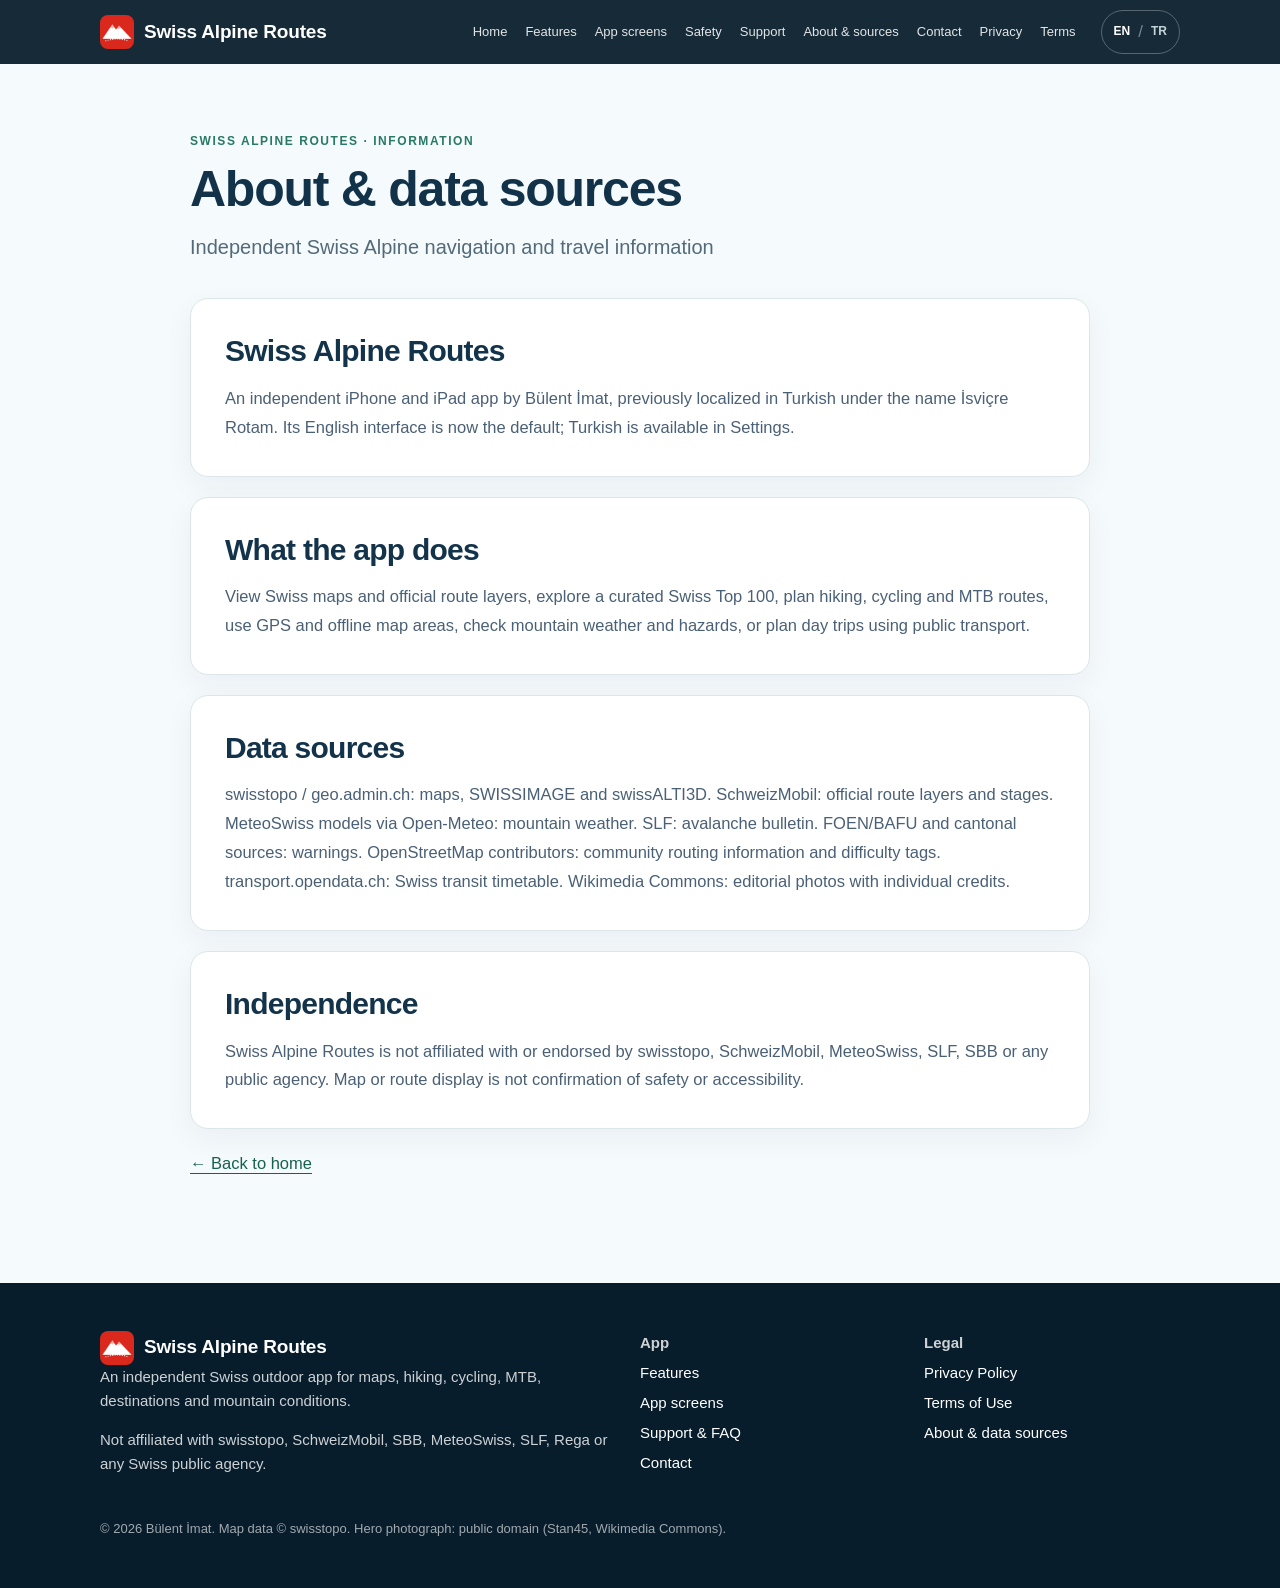
<file: about/index.html>
<!doctype html><html lang="en"><head><meta charset="utf-8"><meta name="viewport" content="width=device-width,initial-scale=1"><meta name="theme-color" content="#07121d"><meta name="description" content="Independent Swiss Alpine navigation and travel information"><title>About & data sources · Swiss Alpine Routes</title><link rel="stylesheet" href="/assets/swiss-alpine-2026.css?v=2"><link rel="icon" type="image/png" href="/assets/favicon-32.png"><link rel="stylesheet" href="/assets/alpine-editorial.css?v=20261123-gentian-layout"><link rel="stylesheet" href="/assets/alpine-interior.css?v=20261123"></head><body class="alpine-editorial editorial-subpage"><header class="site-header">
 <div class="wrap header-inner">
  <a class="brand" href="/" aria-label="Swiss Alpine Routes — Home"><img src="/assets/icon-96.png" alt="" width="34" height="34"><span class="brand-title">Swiss Alpine Routes</span></a>
  <nav class="nav" aria-label="Main navigation"><ul><li><a href="/">Home</a></li><li><a href="/#features">Features</a></li><li><a href="/#screens">App screens</a></li><li><a href="/#safety">Safety</a></li><li><a href="/support/">Support</a></li><li><a href="/about/">About &amp; sources</a></li><li><a href="/contact/">Contact</a></li><li><a href="/privacy/">Privacy</a></li><li><a href="/terms/">Terms</a></li></ul></nav>
  <div class="header-tools">
   <nav class="language-switch" aria-label="Select language"><a href="/about/" lang="en" aria-current="page">EN</a><span aria-hidden="true">/</span><a href="/hakkinda/" lang="tr">TR</a></nav>
   <details class="menu"><summary aria-label="Menu">Menu</summary><ul><li><a href="/" aria-current="page">Home</a></li><li><a href="/#features">Features</a></li><li><a href="/#screens">App screens</a></li><li><a href="/#safety">Safety</a></li><li><a href="/support/">Support</a></li><li><a href="/about/">About &amp; sources</a></li><li><a href="/contact/">Contact</a></li><li><a href="/privacy/">Privacy</a></li><li><a href="/terms/">Terms</a></li></ul></details>
  </div>
 </div>
</header><main><div class="wrap subhead"><span class="kicker">SWISS ALPINE ROUTES · INFORMATION</span><h1>About & data sources</h1><p class="lead">Independent Swiss Alpine navigation and travel information</p></div><div class="page"><section><h2>Swiss Alpine Routes</h2><p>An independent iPhone and iPad app by Bülent İmat, previously localized in Turkish under the name İsviçre Rotam. Its English interface is now the default; Turkish is available in Settings.</p></section><section><h2>What the app does</h2><p>View Swiss maps and official route layers, explore a curated Swiss Top 100, plan hiking, cycling and MTB routes, use GPS and offline map areas, check mountain weather and hazards, or plan day trips using public transport.</p></section><section><h2>Data sources</h2><p>swisstopo / geo.admin.ch: maps, SWISSIMAGE and swissALTI3D. SchweizMobil: official route layers and stages. MeteoSwiss models via Open-Meteo: mountain weather. SLF: avalanche bulletin. FOEN/BAFU and cantonal sources: warnings. OpenStreetMap contributors: community routing information and difficulty tags. transport.opendata.ch: Swiss transit timetable. Wikimedia Commons: editorial photos with individual credits.</p></section><section><h2>Independence</h2><p>Swiss Alpine Routes is not affiliated with or endorsed by swisstopo, SchweizMobil, MeteoSwiss, SLF, SBB or any public agency. Map or route display is not confirmation of safety or accessibility.</p></section><p><a href="/">← Back to home</a></p></div></main><footer class="site-footer"><div class="wrap">
 <div class="cols">
  <div><a class="brand" href="/"><img src="/assets/icon-96.png" alt="" width="34" height="34">Swiss Alpine Routes</a><p>An independent Swiss outdoor app for maps, hiking, cycling, MTB, destinations and mountain conditions.</p><p>Not affiliated with swisstopo, SchweizMobil, SBB, MeteoSwiss, SLF, Rega or any Swiss public agency.</p></div>
  <div><strong>App</strong><ul><li><a href="/#features">Features</a></li><li><a href="/#screens">App screens</a></li><li><a href="/support/">Support &amp; FAQ</a></li><li><a href="/contact/">Contact</a></li></ul></div>
  <div><strong>Legal</strong><ul><li><a href="/privacy/">Privacy Policy</a></li><li><a href="/terms/">Terms of Use</a></li><li><a href="/about/">About &amp; data sources</a></li></ul></div>
 </div>
 <p class="small">© 2026 Bülent İmat. Map data © swisstopo. Hero photograph: public domain (Stan45, Wikimedia Commons).</p>
</div></footer></body></html>
</file>
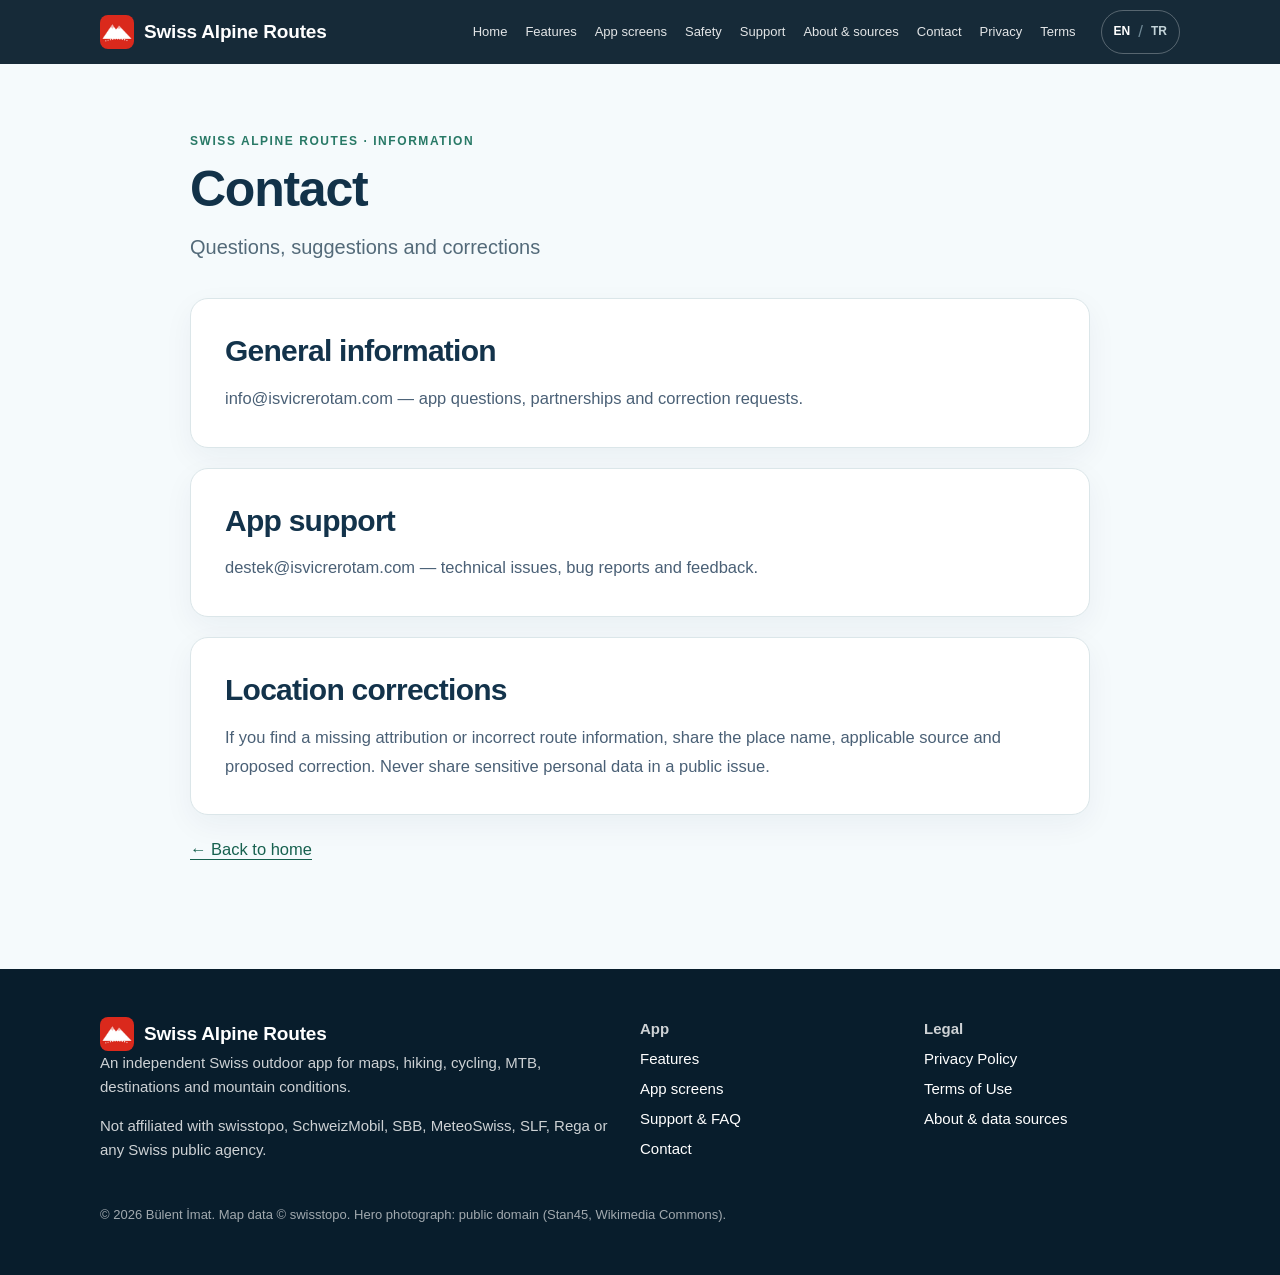
<file: contact/index.html>
<!doctype html><html lang="en"><head><meta charset="utf-8"><meta name="viewport" content="width=device-width,initial-scale=1"><meta name="theme-color" content="#07121d"><meta name="description" content="Questions, suggestions and corrections"><title>Contact · Swiss Alpine Routes</title><link rel="stylesheet" href="/assets/swiss-alpine-2026.css?v=2"><link rel="icon" type="image/png" href="/assets/favicon-32.png"><link rel="stylesheet" href="/assets/alpine-editorial.css?v=20261123-gentian-layout"><link rel="stylesheet" href="/assets/alpine-interior.css?v=20261123"></head><body class="alpine-editorial editorial-subpage"><header class="site-header">
 <div class="wrap header-inner">
  <a class="brand" href="/" aria-label="Swiss Alpine Routes — Home"><img src="/assets/icon-96.png" alt="" width="34" height="34"><span class="brand-title">Swiss Alpine Routes</span></a>
  <nav class="nav" aria-label="Main navigation"><ul><li><a href="/">Home</a></li><li><a href="/#features">Features</a></li><li><a href="/#screens">App screens</a></li><li><a href="/#safety">Safety</a></li><li><a href="/support/">Support</a></li><li><a href="/about/">About &amp; sources</a></li><li><a href="/contact/">Contact</a></li><li><a href="/privacy/">Privacy</a></li><li><a href="/terms/">Terms</a></li></ul></nav>
  <div class="header-tools">
   <nav class="language-switch" aria-label="Select language"><a href="/contact/" lang="en" aria-current="page">EN</a><span aria-hidden="true">/</span><a href="/iletisim/" lang="tr">TR</a></nav>
   <details class="menu"><summary aria-label="Menu">Menu</summary><ul><li><a href="/" aria-current="page">Home</a></li><li><a href="/#features">Features</a></li><li><a href="/#screens">App screens</a></li><li><a href="/#safety">Safety</a></li><li><a href="/support/">Support</a></li><li><a href="/about/">About &amp; sources</a></li><li><a href="/contact/">Contact</a></li><li><a href="/privacy/">Privacy</a></li><li><a href="/terms/">Terms</a></li></ul></details>
  </div>
 </div>
</header><main><div class="wrap subhead"><span class="kicker">SWISS ALPINE ROUTES · INFORMATION</span><h1>Contact</h1><p class="lead">Questions, suggestions and corrections</p></div><div class="page"><section><h2>General information</h2><p>info@isvicrerotam.com — app questions, partnerships and correction requests.</p></section><section><h2>App support</h2><p>destek@isvicrerotam.com — technical issues, bug reports and feedback.</p></section><section><h2>Location corrections</h2><p>If you find a missing attribution or incorrect route information, share the place name, applicable source and proposed correction. Never share sensitive personal data in a public issue.</p></section><p><a href="/">← Back to home</a></p></div></main><footer class="site-footer"><div class="wrap">
 <div class="cols">
  <div><a class="brand" href="/"><img src="/assets/icon-96.png" alt="" width="34" height="34">Swiss Alpine Routes</a><p>An independent Swiss outdoor app for maps, hiking, cycling, MTB, destinations and mountain conditions.</p><p>Not affiliated with swisstopo, SchweizMobil, SBB, MeteoSwiss, SLF, Rega or any Swiss public agency.</p></div>
  <div><strong>App</strong><ul><li><a href="/#features">Features</a></li><li><a href="/#screens">App screens</a></li><li><a href="/support/">Support &amp; FAQ</a></li><li><a href="/contact/">Contact</a></li></ul></div>
  <div><strong>Legal</strong><ul><li><a href="/privacy/">Privacy Policy</a></li><li><a href="/terms/">Terms of Use</a></li><li><a href="/about/">About &amp; data sources</a></li></ul></div>
 </div>
 <p class="small">© 2026 Bülent İmat. Map data © swisstopo. Hero photograph: public domain (Stan45, Wikimedia Commons).</p>
</div></footer></body></html>
</file>
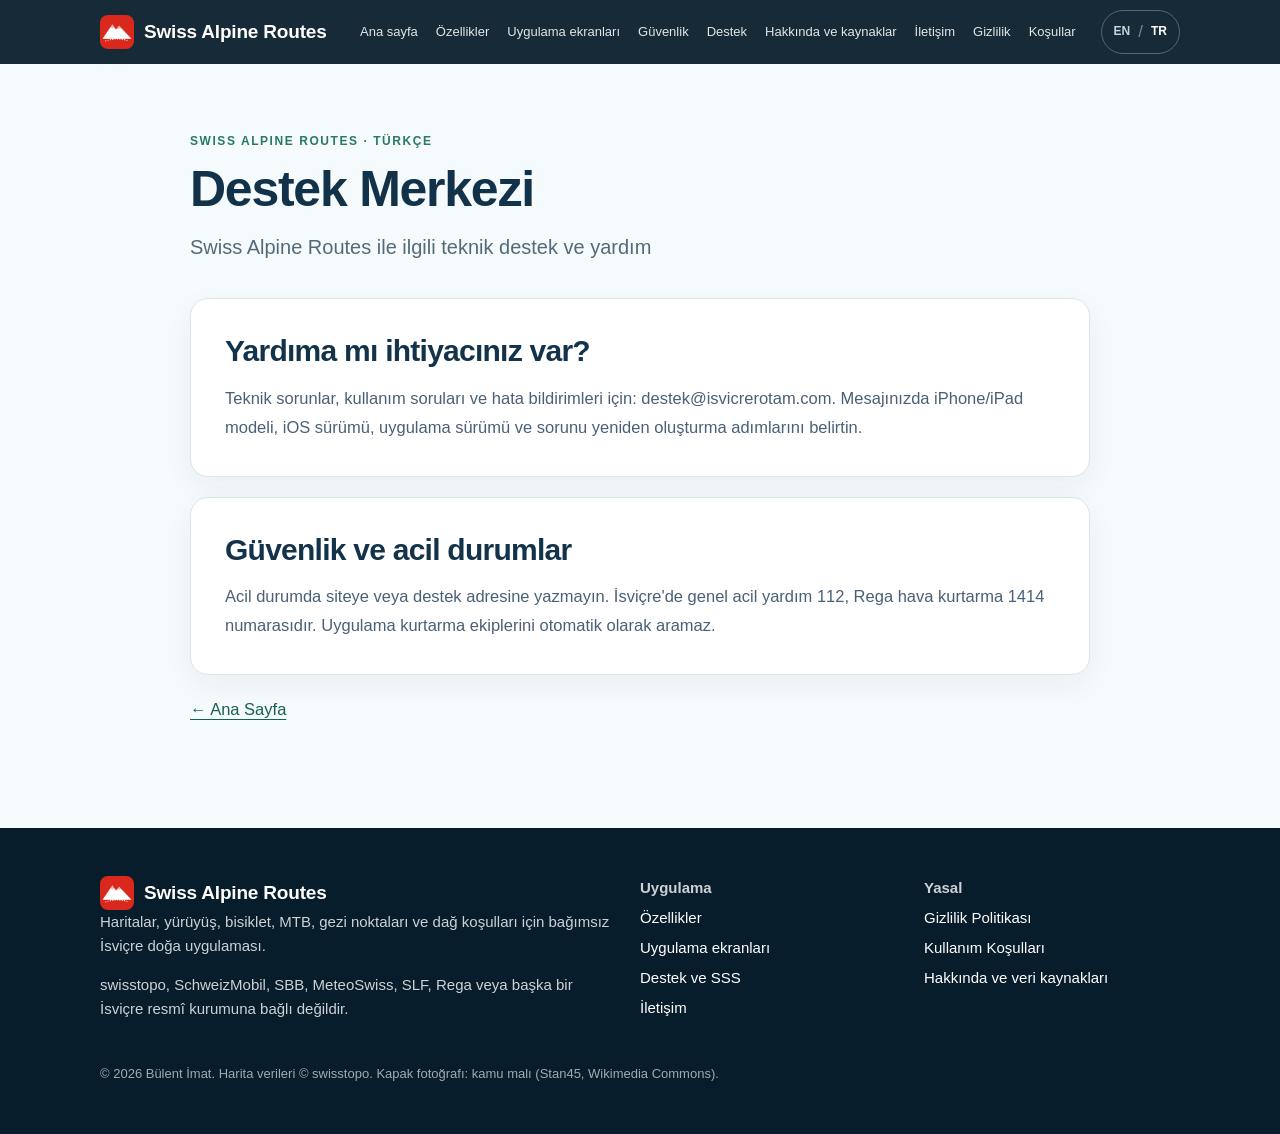
<file: destek/index.html>
<!doctype html><html lang="tr"><head><meta charset="utf-8"><meta name="viewport" content="width=device-width,initial-scale=1"><meta name="theme-color" content="#07121d"><meta name="description" content="Swiss Alpine Routes ile ilgili teknik destek ve yardım"><title>Destek Merkezi · Swiss Alpine Routes</title><link rel="stylesheet" href="/assets/swiss-alpine-2026.css?v=2"><link rel="icon" type="image/png" href="/assets/favicon-32.png"><link rel="stylesheet" href="/assets/alpine-editorial.css?v=20261123-gentian-layout"><link rel="stylesheet" href="/assets/alpine-interior.css?v=20261123"></head><body class="alpine-editorial editorial-subpage"><header class="site-header">
 <div class="wrap header-inner">
  <a class="brand" href="/tr/" aria-label="Swiss Alpine Routes — Ana sayfa"><img src="/assets/icon-96.png" alt="" width="34" height="34"><span class="brand-title">Swiss Alpine Routes</span></a>
  <nav class="nav" aria-label="Ana menü"><ul><li><a href="/tr/">Ana sayfa</a></li><li><a href="/tr/#features">Özellikler</a></li><li><a href="/tr/#screens">Uygulama ekranları</a></li><li><a href="/tr/#safety">Güvenlik</a></li><li><a href="/destek/">Destek</a></li><li><a href="/hakkinda/">Hakkında ve kaynaklar</a></li><li><a href="/iletisim/">İletişim</a></li><li><a href="/gizlilik/">Gizlilik</a></li><li><a href="/kosullar/">Koşullar</a></li></ul></nav>
  <div class="header-tools">
   <nav class="language-switch" aria-label="Dil seçimi"><a href="/support/" lang="en">EN</a><span aria-hidden="true">/</span><a href="/destek/" lang="tr" aria-current="page">TR</a></nav>
   <details class="menu"><summary aria-label="Menü">Menü</summary><ul><li><a href="/tr/" aria-current="page">Ana sayfa</a></li><li><a href="/tr/#features">Özellikler</a></li><li><a href="/tr/#screens">Uygulama ekranları</a></li><li><a href="/tr/#safety">Güvenlik</a></li><li><a href="/destek/">Destek</a></li><li><a href="/hakkinda/">Hakkında ve kaynaklar</a></li><li><a href="/iletisim/">İletişim</a></li><li><a href="/gizlilik/">Gizlilik</a></li><li><a href="/kosullar/">Koşullar</a></li></ul></details>
  </div>
 </div>
</header><main><div class="wrap subhead"><span class="kicker">SWISS ALPINE ROUTES · TÜRKÇE</span><h1>Destek Merkezi</h1><p class="lead">Swiss Alpine Routes ile ilgili teknik destek ve yardım</p></div><div class="page"><section ><h2>Yardıma mı ihtiyacınız var?</h2><p>Teknik sorunlar, kullanım soruları ve hata bildirimleri için: destek@isvicrerotam.com. Mesajınızda iPhone/iPad modeli, iOS sürümü, uygulama sürümü ve sorunu yeniden oluşturma adımlarını belirtin.</p></section><section ><h2>Güvenlik ve acil durumlar</h2><p>Acil durumda siteye veya destek adresine yazmayın. İsviçre'de genel acil yardım 112, Rega hava kurtarma 1414 numarasıdır. Uygulama kurtarma ekiplerini otomatik olarak aramaz.</p></section><p><a href="/tr/">← Ana Sayfa</a></p></div></main><footer class="site-footer"><div class="wrap">
 <div class="cols">
  <div><a class="brand" href="/tr/"><img src="/assets/icon-96.png" alt="" width="34" height="34">Swiss Alpine Routes</a><p>Haritalar, yürüyüş, bisiklet, MTB, gezi noktaları ve dağ koşulları için bağımsız İsviçre doğa uygulaması.</p><p>swisstopo, SchweizMobil, SBB, MeteoSwiss, SLF, Rega veya başka bir İsviçre resmî kurumuna bağlı değildir.</p></div>
  <div><strong>Uygulama</strong><ul><li><a href="/tr/#features">Özellikler</a></li><li><a href="/tr/#screens">Uygulama ekranları</a></li><li><a href="/destek/">Destek ve SSS</a></li><li><a href="/iletisim/">İletişim</a></li></ul></div>
  <div><strong>Yasal</strong><ul><li><a href="/gizlilik/">Gizlilik Politikası</a></li><li><a href="/kosullar/">Kullanım Koşulları</a></li><li><a href="/hakkinda/">Hakkında ve veri kaynakları</a></li></ul></div>
 </div>
 <p class="small">© 2026 Bülent İmat. Harita verileri © swisstopo. Kapak fotoğrafı: kamu malı (Stan45, Wikimedia Commons).</p>
</div></footer></body></html>
</file>
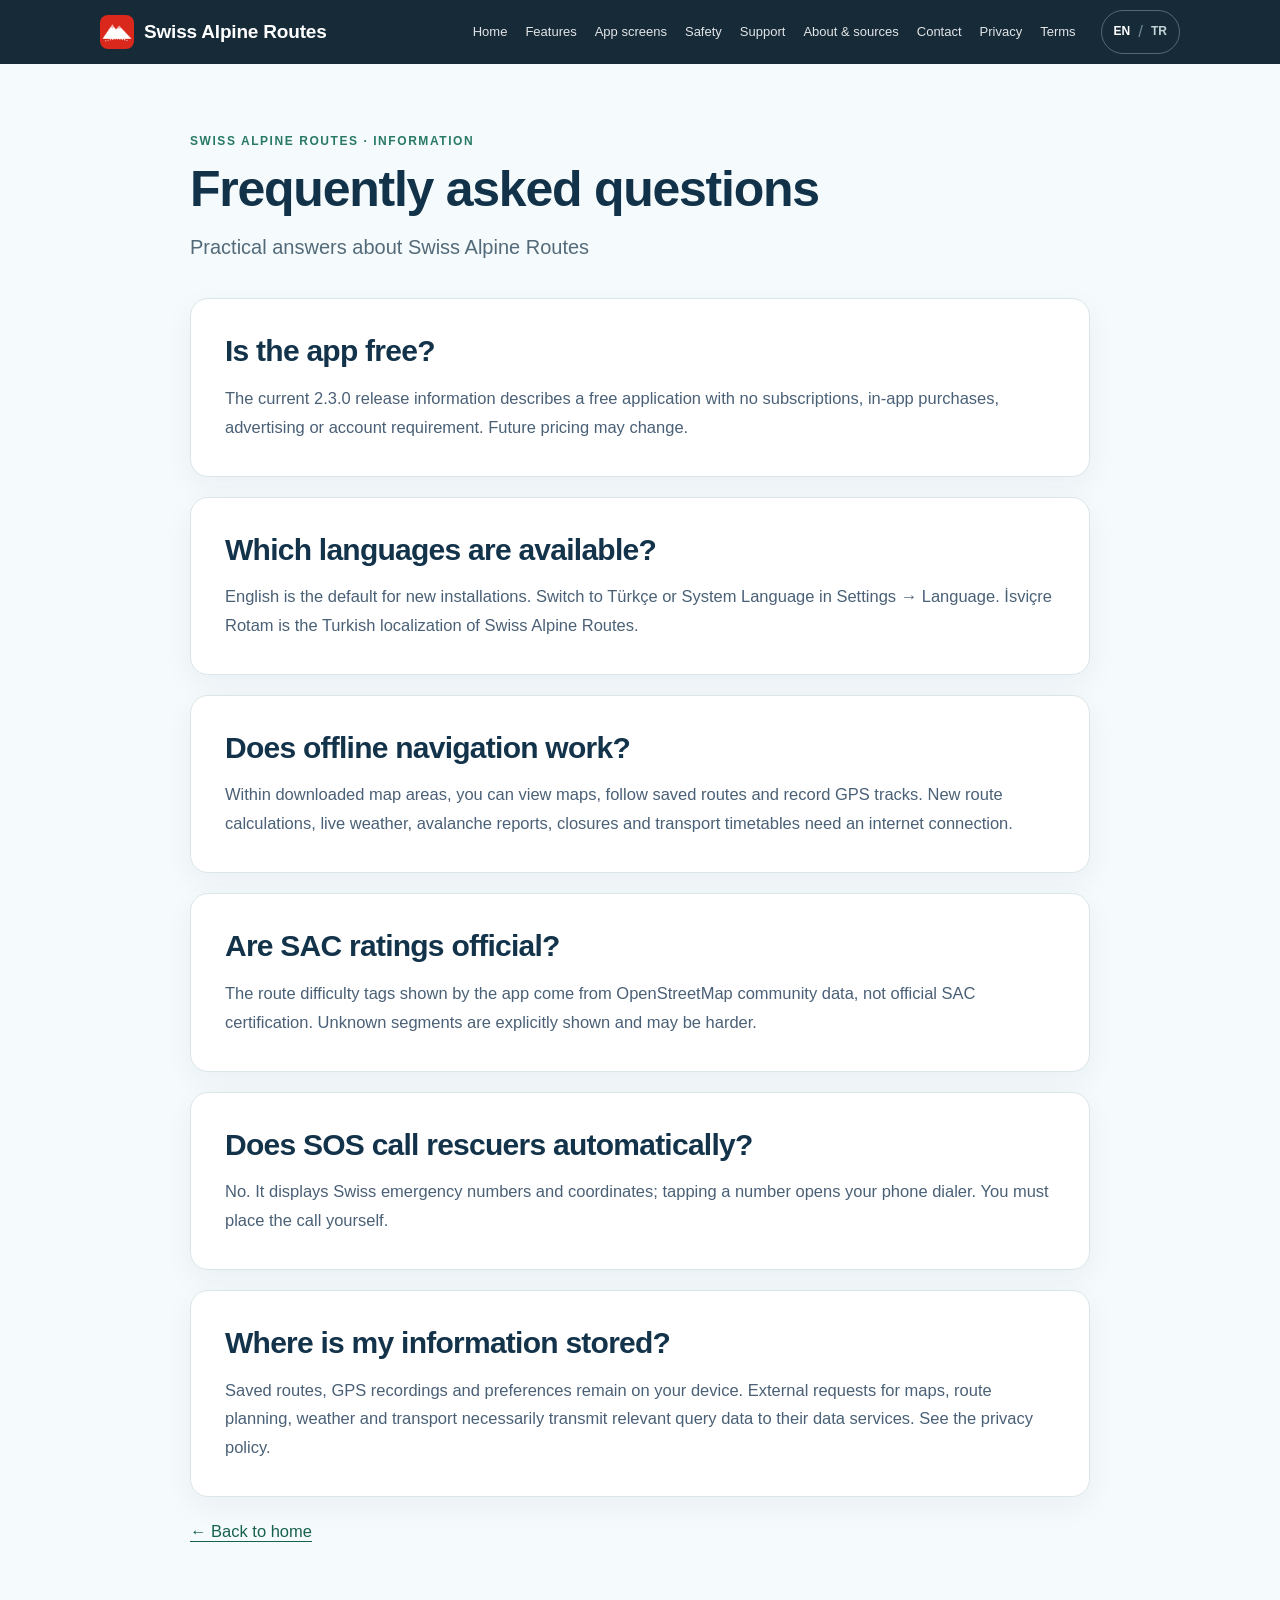
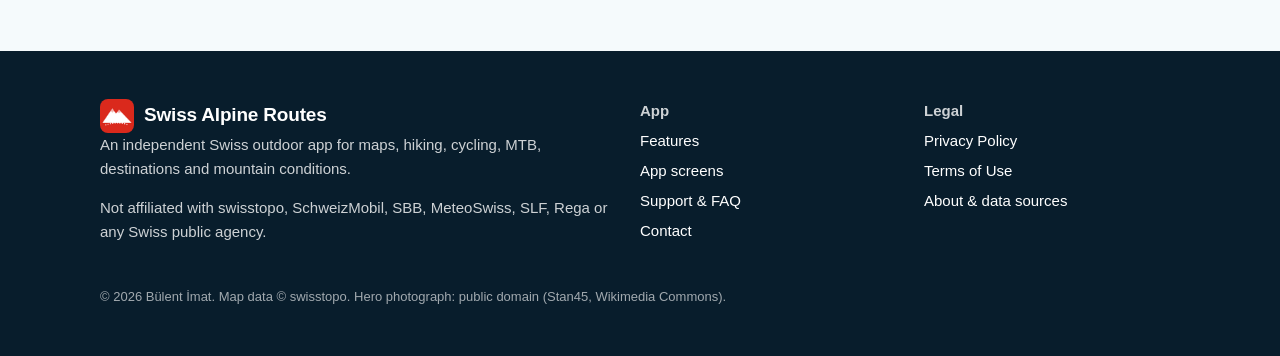
<file: faq/index.html>
<!doctype html><html lang="en"><head><meta charset="utf-8"><meta name="viewport" content="width=device-width,initial-scale=1"><meta name="theme-color" content="#07121d"><meta name="description" content="Practical answers about Swiss Alpine Routes"><title>Frequently asked questions · Swiss Alpine Routes</title><link rel="stylesheet" href="/assets/swiss-alpine-2026.css?v=2"><link rel="icon" type="image/png" href="/assets/favicon-32.png"><link rel="stylesheet" href="/assets/alpine-editorial.css?v=20261123-gentian-layout"><link rel="stylesheet" href="/assets/alpine-interior.css?v=20261123"></head><body class="alpine-editorial editorial-subpage"><header class="site-header">
 <div class="wrap header-inner">
  <a class="brand" href="/" aria-label="Swiss Alpine Routes — Home"><img src="/assets/icon-96.png" alt="" width="34" height="34"><span class="brand-title">Swiss Alpine Routes</span></a>
  <nav class="nav" aria-label="Main navigation"><ul><li><a href="/">Home</a></li><li><a href="/#features">Features</a></li><li><a href="/#screens">App screens</a></li><li><a href="/#safety">Safety</a></li><li><a href="/support/">Support</a></li><li><a href="/about/">About &amp; sources</a></li><li><a href="/contact/">Contact</a></li><li><a href="/privacy/">Privacy</a></li><li><a href="/terms/">Terms</a></li></ul></nav>
  <div class="header-tools">
   <nav class="language-switch" aria-label="Select language"><a href="/faq/" lang="en" aria-current="page">EN</a><span aria-hidden="true">/</span><a href="/sss/" lang="tr">TR</a></nav>
   <details class="menu"><summary aria-label="Menu">Menu</summary><ul><li><a href="/" aria-current="page">Home</a></li><li><a href="/#features">Features</a></li><li><a href="/#screens">App screens</a></li><li><a href="/#safety">Safety</a></li><li><a href="/support/">Support</a></li><li><a href="/about/">About &amp; sources</a></li><li><a href="/contact/">Contact</a></li><li><a href="/privacy/">Privacy</a></li><li><a href="/terms/">Terms</a></li></ul></details>
  </div>
 </div>
</header><main><div class="wrap subhead"><span class="kicker">SWISS ALPINE ROUTES · INFORMATION</span><h1>Frequently asked questions</h1><p class="lead">Practical answers about Swiss Alpine Routes</p></div><div class="page"><section><h2>Is the app free?</h2><p>The current 2.3.0 release information describes a free application with no subscriptions, in-app purchases, advertising or account requirement. Future pricing may change.</p></section><section><h2>Which languages are available?</h2><p>English is the default for new installations. Switch to Türkçe or System Language in Settings → Language. İsviçre Rotam is the Turkish localization of Swiss Alpine Routes.</p></section><section><h2>Does offline navigation work?</h2><p>Within downloaded map areas, you can view maps, follow saved routes and record GPS tracks. New route calculations, live weather, avalanche reports, closures and transport timetables need an internet connection.</p></section><section><h2>Are SAC ratings official?</h2><p>The route difficulty tags shown by the app come from OpenStreetMap community data, not official SAC certification. Unknown segments are explicitly shown and may be harder.</p></section><section><h2>Does SOS call rescuers automatically?</h2><p>No. It displays Swiss emergency numbers and coordinates; tapping a number opens your phone dialer. You must place the call yourself.</p></section><section><h2>Where is my information stored?</h2><p>Saved routes, GPS recordings and preferences remain on your device. External requests for maps, route planning, weather and transport necessarily transmit relevant query data to their data services. See the privacy policy.</p></section><p><a href="/">← Back to home</a></p></div></main><footer class="site-footer"><div class="wrap">
 <div class="cols">
  <div><a class="brand" href="/"><img src="/assets/icon-96.png" alt="" width="34" height="34">Swiss Alpine Routes</a><p>An independent Swiss outdoor app for maps, hiking, cycling, MTB, destinations and mountain conditions.</p><p>Not affiliated with swisstopo, SchweizMobil, SBB, MeteoSwiss, SLF, Rega or any Swiss public agency.</p></div>
  <div><strong>App</strong><ul><li><a href="/#features">Features</a></li><li><a href="/#screens">App screens</a></li><li><a href="/support/">Support &amp; FAQ</a></li><li><a href="/contact/">Contact</a></li></ul></div>
  <div><strong>Legal</strong><ul><li><a href="/privacy/">Privacy Policy</a></li><li><a href="/terms/">Terms of Use</a></li><li><a href="/about/">About &amp; data sources</a></li></ul></div>
 </div>
 <p class="small">© 2026 Bülent İmat. Map data © swisstopo. Hero photograph: public domain (Stan45, Wikimedia Commons).</p>
</div></footer></body></html>
</file>
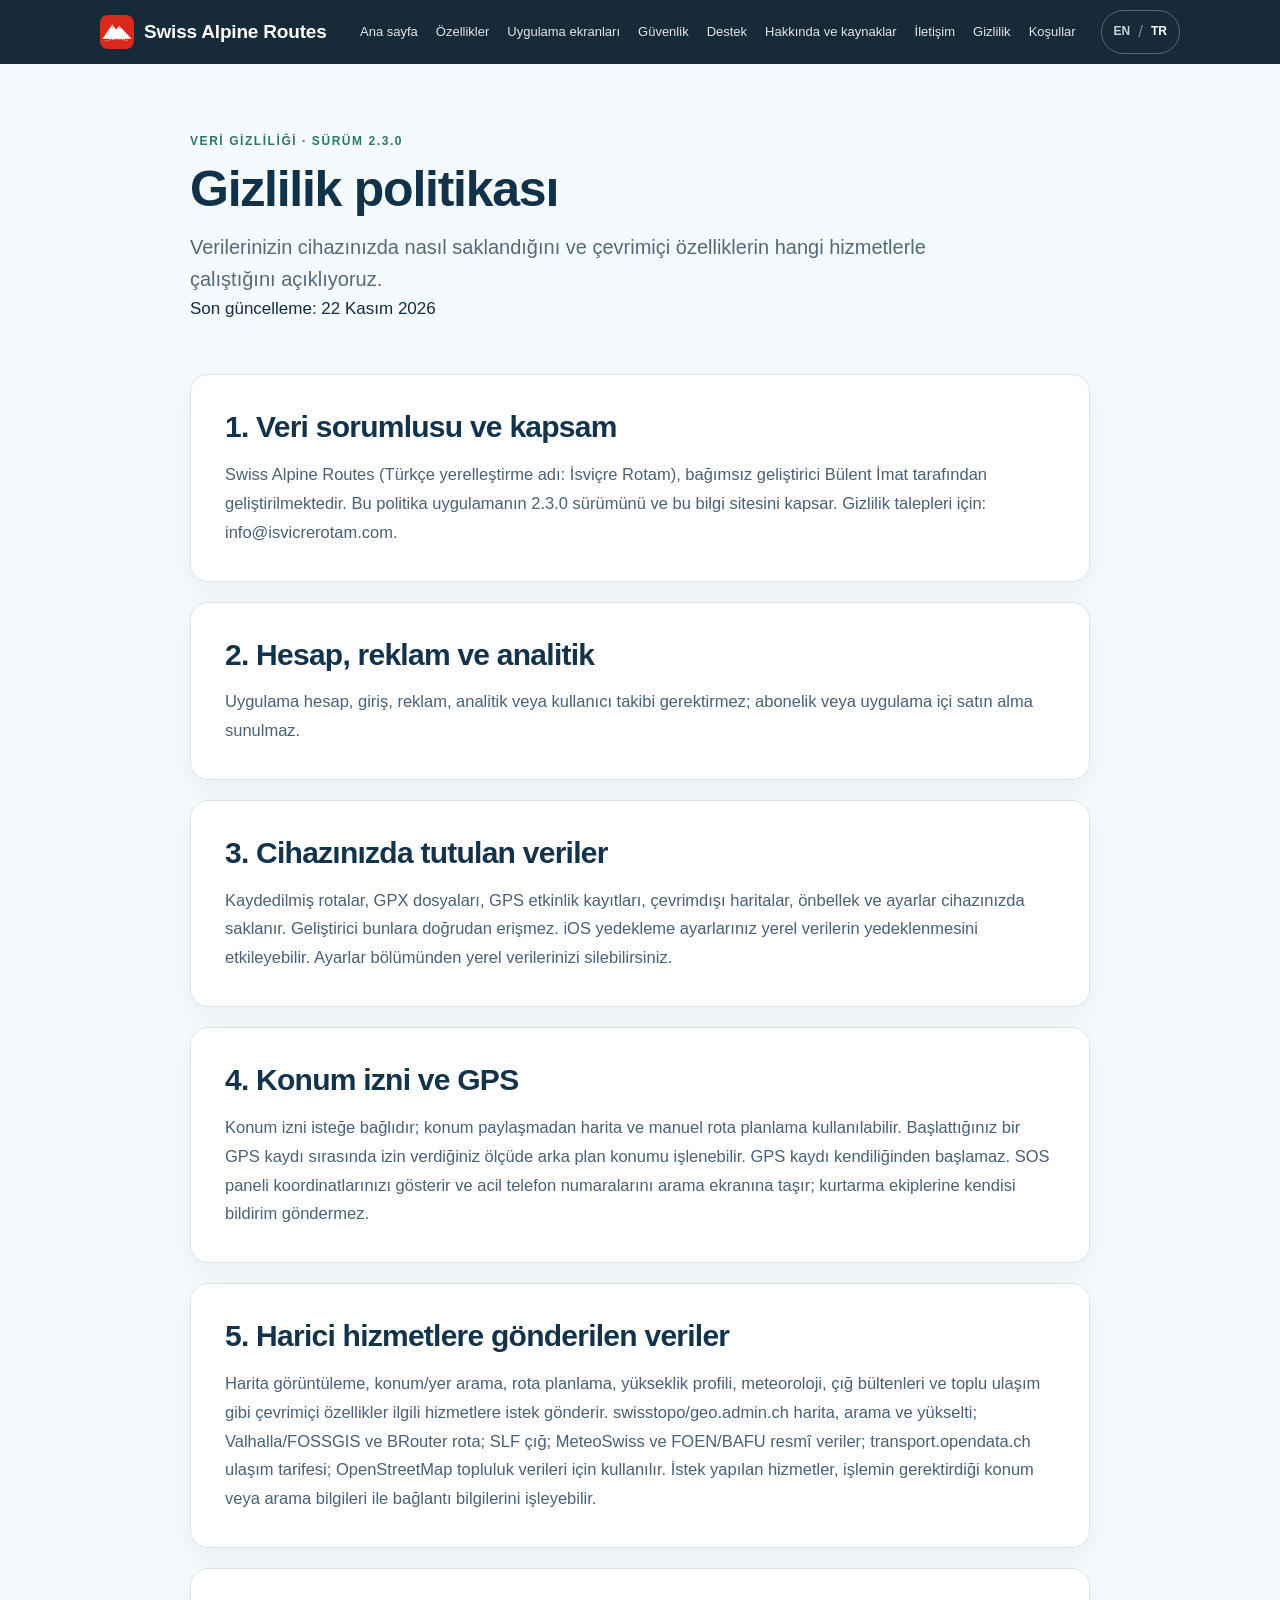
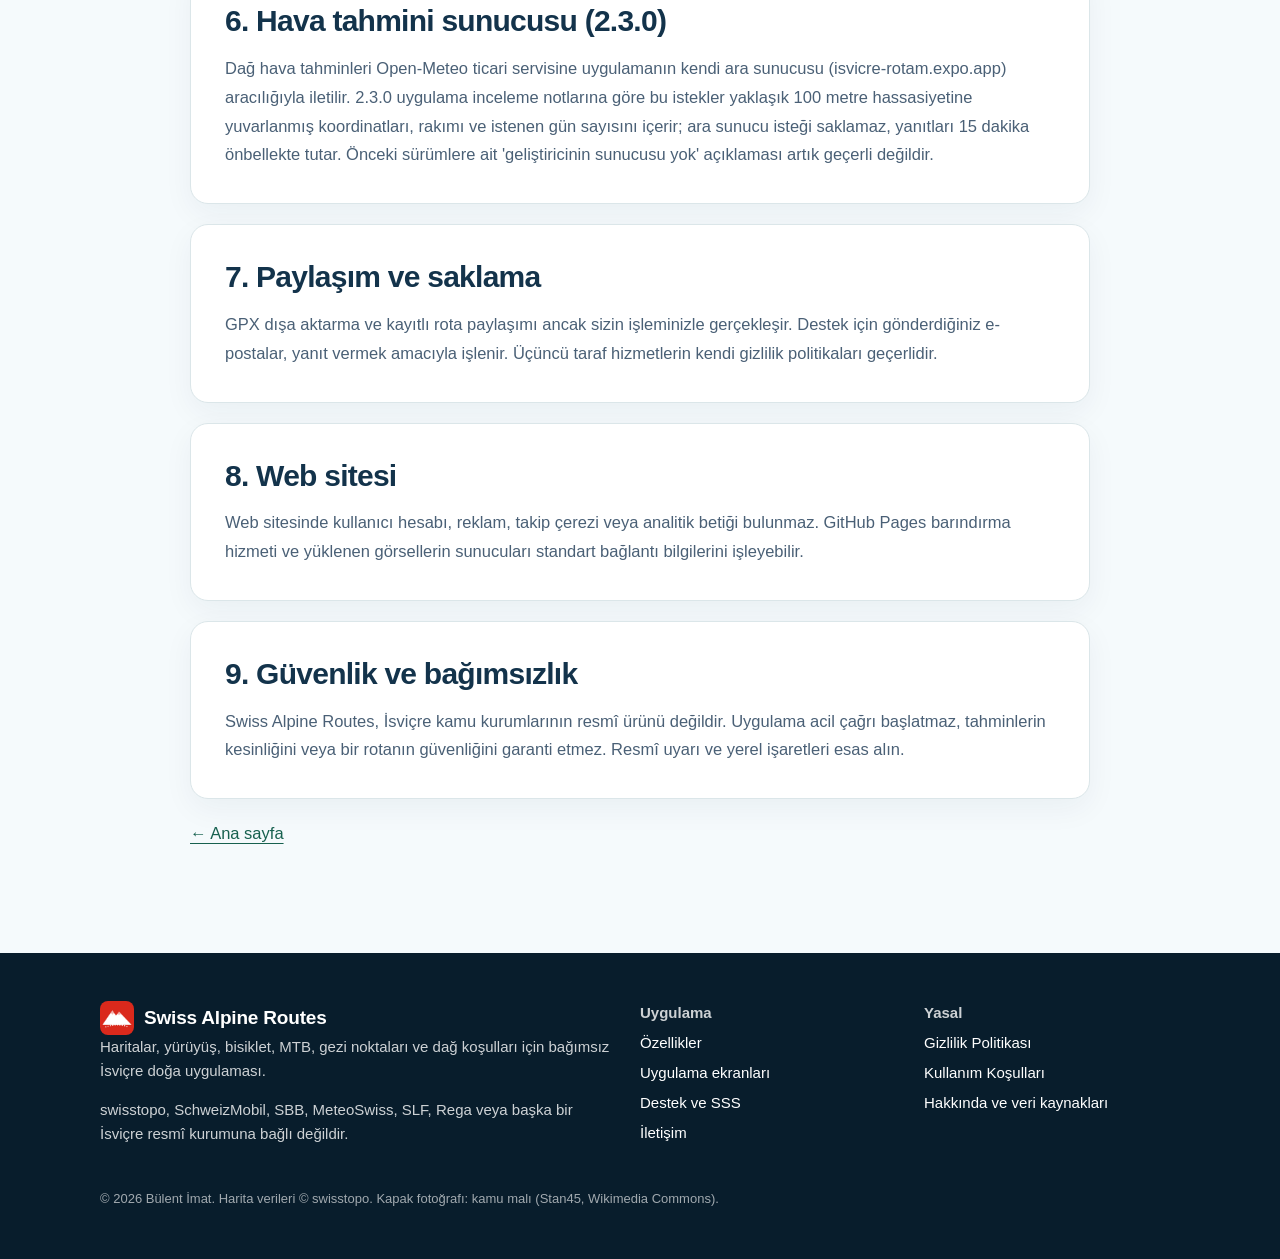
<file: gizlilik/index.html>
<!doctype html><html lang="tr"><head><meta charset="utf-8"><meta name="viewport" content="width=device-width,initial-scale=1"><meta name="theme-color" content="#07121d"><meta name="description" content="Swiss Alpine Routes 2.3.0 gizlilik politikası; konum, GPS, hava tahminleri, çevrimiçi hizmetler ve yerel veri saklama."><title>Gizlilik Politikası · Swiss Alpine Routes</title><link rel="stylesheet" href="/assets/swiss-alpine-2026.css?v=2"><link rel="icon" type="image/png" href="/assets/favicon-32.png"><link rel="stylesheet" href="/assets/alpine-editorial.css?v=20261123-gentian-layout"><link rel="stylesheet" href="/assets/alpine-interior.css?v=20261123"></head><body class="alpine-editorial editorial-subpage"><header class="site-header">
 <div class="wrap header-inner">
  <a class="brand" href="/tr/" aria-label="Swiss Alpine Routes — Ana sayfa"><img src="/assets/icon-96.png" alt="" width="34" height="34"><span class="brand-title">Swiss Alpine Routes</span></a>
  <nav class="nav" aria-label="Ana menü"><ul><li><a href="/tr/">Ana sayfa</a></li><li><a href="/tr/#features">Özellikler</a></li><li><a href="/tr/#screens">Uygulama ekranları</a></li><li><a href="/tr/#safety">Güvenlik</a></li><li><a href="/destek/">Destek</a></li><li><a href="/hakkinda/">Hakkında ve kaynaklar</a></li><li><a href="/iletisim/">İletişim</a></li><li><a href="/gizlilik/">Gizlilik</a></li><li><a href="/kosullar/">Koşullar</a></li></ul></nav>
  <div class="header-tools">
   <nav class="language-switch" aria-label="Dil seçimi"><a href="/privacy/" lang="en">EN</a><span aria-hidden="true">/</span><a href="/gizlilik/" lang="tr" aria-current="page">TR</a></nav>
   <details class="menu"><summary aria-label="Menü">Menü</summary><ul><li><a href="/tr/" aria-current="page">Ana sayfa</a></li><li><a href="/tr/#features">Özellikler</a></li><li><a href="/tr/#screens">Uygulama ekranları</a></li><li><a href="/tr/#safety">Güvenlik</a></li><li><a href="/destek/">Destek</a></li><li><a href="/hakkinda/">Hakkında ve kaynaklar</a></li><li><a href="/iletisim/">İletişim</a></li><li><a href="/gizlilik/">Gizlilik</a></li><li><a href="/kosullar/">Koşullar</a></li></ul></details>
  </div>
 </div>
</header><main><div class="wrap subhead"><span class="kicker">VERİ GİZLİLİĞİ · SÜRÜM 2.3.0</span><h1>Gizlilik politikası</h1><p class="lead">Verilerinizin cihazınızda nasıl saklandığını ve çevrimiçi özelliklerin hangi hizmetlerle çalıştığını açıklıyoruz.</p><p>Son güncelleme: 22 Kasım 2026</p></div><div class="page"><section id="sorumlu"><h2>1. Veri sorumlusu ve kapsam</h2><p>Swiss Alpine Routes (Türkçe yerelleştirme adı: İsviçre Rotam), bağımsız geliştirici Bülent İmat tarafından geliştirilmektedir. Bu politika uygulamanın 2.3.0 sürümünü ve bu bilgi sitesini kapsar. Gizlilik talepleri için: info@isvicrerotam.com.</p></section>
<section id="hesap"><h2>2. Hesap, reklam ve analitik</h2><p>Uygulama hesap, giriş, reklam, analitik veya kullanıcı takibi gerektirmez; abonelik veya uygulama içi satın alma sunulmaz.</p></section>
<section id="cihaz"><h2>3. Cihazınızda tutulan veriler</h2><p>Kaydedilmiş rotalar, GPX dosyaları, GPS etkinlik kayıtları, çevrimdışı haritalar, önbellek ve ayarlar cihazınızda saklanır. Geliştirici bunlara doğrudan erişmez. iOS yedekleme ayarlarınız yerel verilerin yedeklenmesini etkileyebilir. Ayarlar bölümünden yerel verilerinizi silebilirsiniz.</p></section>
<section id="konum"><h2>4. Konum izni ve GPS</h2><p>Konum izni isteğe bağlıdır; konum paylaşmadan harita ve manuel rota planlama kullanılabilir. Başlattığınız bir GPS kaydı sırasında izin verdiğiniz ölçüde arka plan konumu işlenebilir. GPS kaydı kendiliğinden başlamaz. SOS paneli koordinatlarınızı gösterir ve acil telefon numaralarını arama ekranına taşır; kurtarma ekiplerine kendisi bildirim göndermez.</p></section>
<section id="internet"><h2>5. Harici hizmetlere gönderilen veriler</h2><p>Harita görüntüleme, konum/yer arama, rota planlama, yükseklik profili, meteoroloji, çığ bültenleri ve toplu ulaşım gibi çevrimiçi özellikler ilgili hizmetlere istek gönderir. swisstopo/geo.admin.ch harita, arama ve yükselti; Valhalla/FOSSGIS ve BRouter rota; SLF çığ; MeteoSwiss ve FOEN/BAFU resmî veriler; transport.opendata.ch ulaşım tarifesi; OpenStreetMap topluluk verileri için kullanılır. İstek yapılan hizmetler, işlemin gerektirdiği konum veya arama bilgileri ile bağlantı bilgilerini işleyebilir.</p></section>
<section id="hava"><h2>6. Hava tahmini sunucusu (2.3.0)</h2><p>Dağ hava tahminleri Open-Meteo ticari servisine uygulamanın kendi ara sunucusu (isvicre-rotam.expo.app) aracılığıyla iletilir. 2.3.0 uygulama inceleme notlarına göre bu istekler yaklaşık 100 metre hassasiyetine yuvarlanmış koordinatları, rakımı ve istenen gün sayısını içerir; ara sunucu isteği saklamaz, yanıtları 15 dakika önbellekte tutar. Önceki sürümlere ait 'geliştiricinin sunucusu yok' açıklaması artık geçerli değildir.</p></section>
<section id="paylasim"><h2>7. Paylaşım ve saklama</h2><p>GPX dışa aktarma ve kayıtlı rota paylaşımı ancak sizin işleminizle gerçekleşir. Destek için gönderdiğiniz e-postalar, yanıt vermek amacıyla işlenir. Üçüncü taraf hizmetlerin kendi gizlilik politikaları geçerlidir.</p></section>
<section id="web"><h2>8. Web sitesi</h2><p>Web sitesinde kullanıcı hesabı, reklam, takip çerezi veya analitik betiği bulunmaz. GitHub Pages barındırma hizmeti ve yüklenen görsellerin sunucuları standart bağlantı bilgilerini işleyebilir.</p></section>
<section id="guvenlik"><h2>9. Güvenlik ve bağımsızlık</h2><p>Swiss Alpine Routes, İsviçre kamu kurumlarının resmî ürünü değildir. Uygulama acil çağrı başlatmaz, tahminlerin kesinliğini veya bir rotanın güvenliğini garanti etmez. Resmî uyarı ve yerel işaretleri esas alın.</p></section><p><a href="/tr/">← Ana sayfa</a></p></div></main><footer class="site-footer"><div class="wrap">
 <div class="cols">
  <div><a class="brand" href="/tr/"><img src="/assets/icon-96.png" alt="" width="34" height="34">Swiss Alpine Routes</a><p>Haritalar, yürüyüş, bisiklet, MTB, gezi noktaları ve dağ koşulları için bağımsız İsviçre doğa uygulaması.</p><p>swisstopo, SchweizMobil, SBB, MeteoSwiss, SLF, Rega veya başka bir İsviçre resmî kurumuna bağlı değildir.</p></div>
  <div><strong>Uygulama</strong><ul><li><a href="/tr/#features">Özellikler</a></li><li><a href="/tr/#screens">Uygulama ekranları</a></li><li><a href="/destek/">Destek ve SSS</a></li><li><a href="/iletisim/">İletişim</a></li></ul></div>
  <div><strong>Yasal</strong><ul><li><a href="/gizlilik/">Gizlilik Politikası</a></li><li><a href="/kosullar/">Kullanım Koşulları</a></li><li><a href="/hakkinda/">Hakkında ve veri kaynakları</a></li></ul></div>
 </div>
 <p class="small">© 2026 Bülent İmat. Harita verileri © swisstopo. Kapak fotoğrafı: kamu malı (Stan45, Wikimedia Commons).</p>
</div></footer></body></html>
</file>
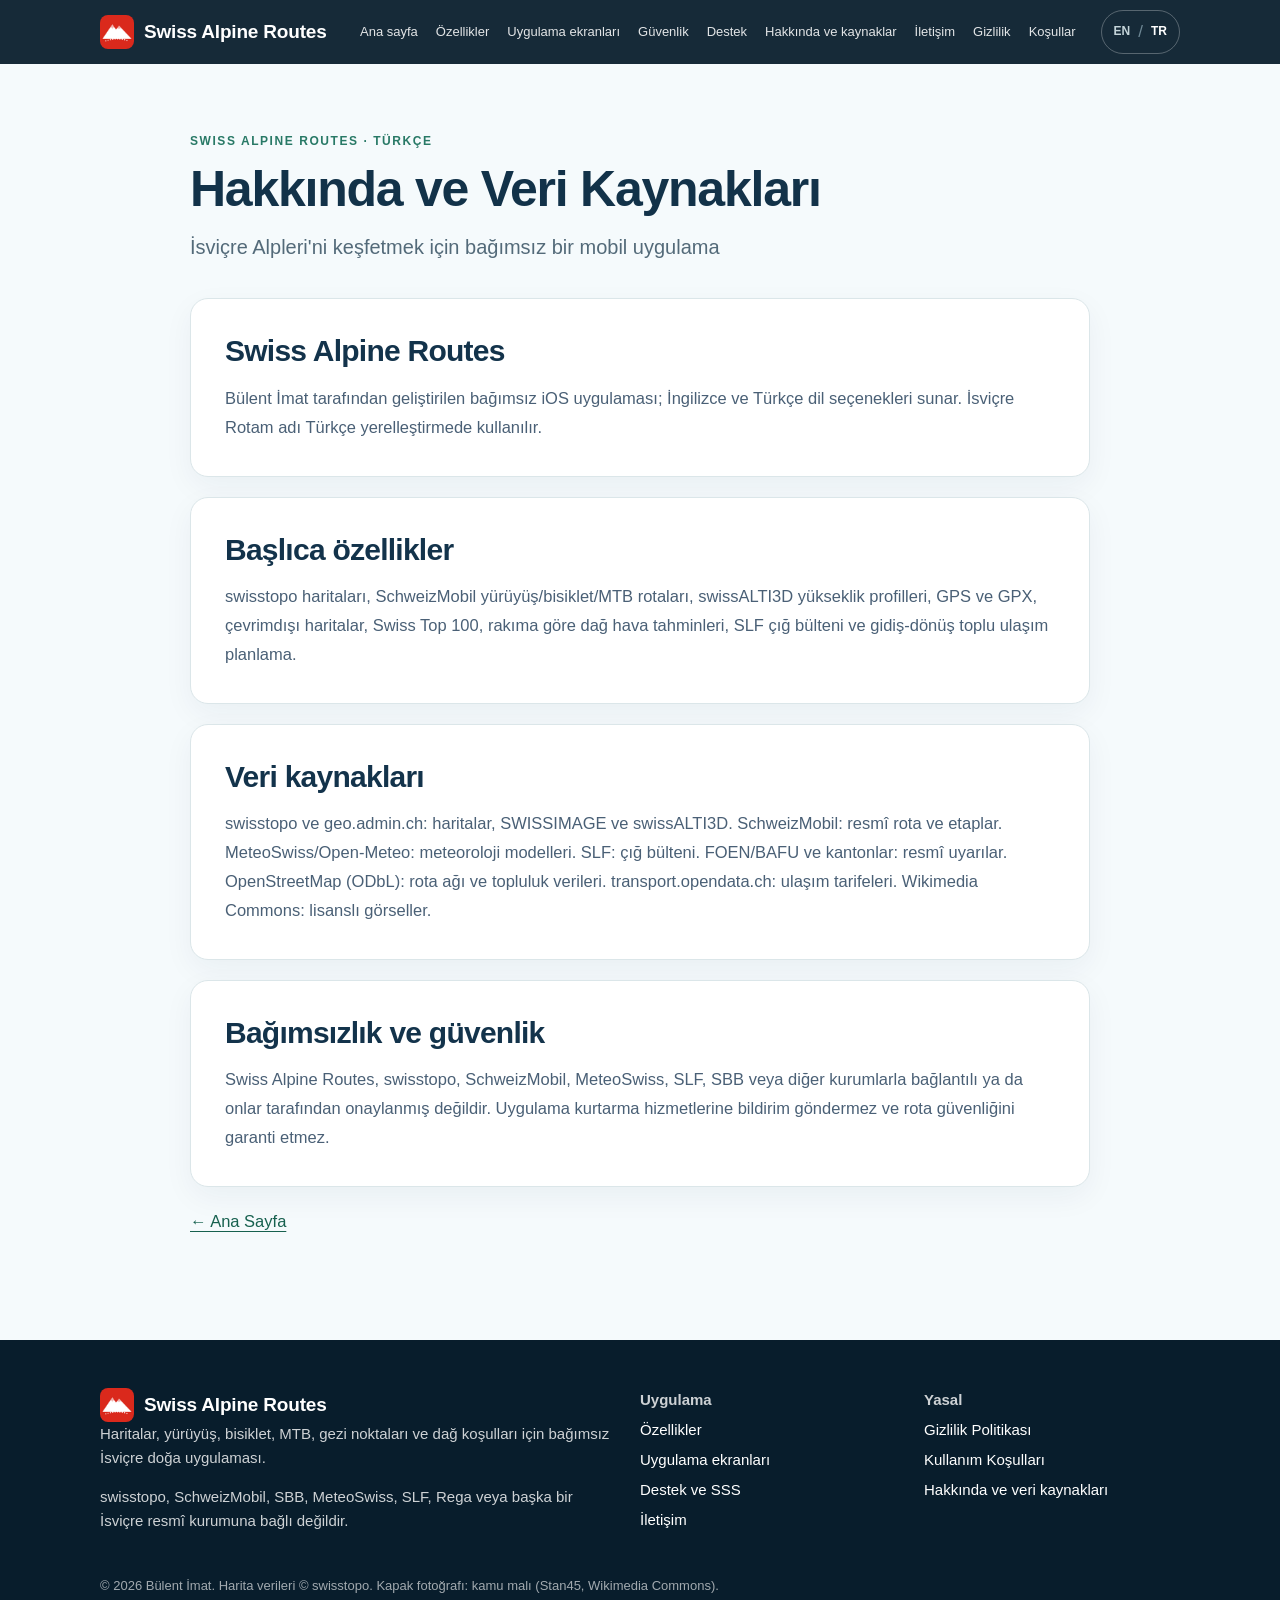
<file: hakkinda/index.html>
<!doctype html><html lang="tr"><head><meta charset="utf-8"><meta name="viewport" content="width=device-width,initial-scale=1"><meta name="theme-color" content="#07121d"><meta name="description" content="İsviçre Alpleri'ni keşfetmek için bağımsız bir mobil uygulama"><title>Hakkında ve Veri Kaynakları · Swiss Alpine Routes</title><link rel="stylesheet" href="/assets/swiss-alpine-2026.css?v=2"><link rel="icon" type="image/png" href="/assets/favicon-32.png"><link rel="stylesheet" href="/assets/alpine-editorial.css?v=20261123-gentian-layout"><link rel="stylesheet" href="/assets/alpine-interior.css?v=20261123"></head><body class="alpine-editorial editorial-subpage"><header class="site-header">
 <div class="wrap header-inner">
  <a class="brand" href="/tr/" aria-label="Swiss Alpine Routes — Ana sayfa"><img src="/assets/icon-96.png" alt="" width="34" height="34"><span class="brand-title">Swiss Alpine Routes</span></a>
  <nav class="nav" aria-label="Ana menü"><ul><li><a href="/tr/">Ana sayfa</a></li><li><a href="/tr/#features">Özellikler</a></li><li><a href="/tr/#screens">Uygulama ekranları</a></li><li><a href="/tr/#safety">Güvenlik</a></li><li><a href="/destek/">Destek</a></li><li><a href="/hakkinda/">Hakkında ve kaynaklar</a></li><li><a href="/iletisim/">İletişim</a></li><li><a href="/gizlilik/">Gizlilik</a></li><li><a href="/kosullar/">Koşullar</a></li></ul></nav>
  <div class="header-tools">
   <nav class="language-switch" aria-label="Dil seçimi"><a href="/about/" lang="en">EN</a><span aria-hidden="true">/</span><a href="/hakkinda/" lang="tr" aria-current="page">TR</a></nav>
   <details class="menu"><summary aria-label="Menü">Menü</summary><ul><li><a href="/tr/" aria-current="page">Ana sayfa</a></li><li><a href="/tr/#features">Özellikler</a></li><li><a href="/tr/#screens">Uygulama ekranları</a></li><li><a href="/tr/#safety">Güvenlik</a></li><li><a href="/destek/">Destek</a></li><li><a href="/hakkinda/">Hakkında ve kaynaklar</a></li><li><a href="/iletisim/">İletişim</a></li><li><a href="/gizlilik/">Gizlilik</a></li><li><a href="/kosullar/">Koşullar</a></li></ul></details>
  </div>
 </div>
</header><main><div class="wrap subhead"><span class="kicker">SWISS ALPINE ROUTES · TÜRKÇE</span><h1>Hakkında ve Veri Kaynakları</h1><p class="lead">İsviçre Alpleri'ni keşfetmek için bağımsız bir mobil uygulama</p></div><div class="page"><section ><h2>Swiss Alpine Routes</h2><p>Bülent İmat tarafından geliştirilen bağımsız iOS uygulaması; İngilizce ve Türkçe dil seçenekleri sunar. İsviçre Rotam adı Türkçe yerelleştirmede kullanılır.</p></section><section ><h2>Başlıca özellikler</h2><p>swisstopo haritaları, SchweizMobil yürüyüş/bisiklet/MTB rotaları, swissALTI3D yükseklik profilleri, GPS ve GPX, çevrimdışı haritalar, Swiss Top 100, rakıma göre dağ hava tahminleri, SLF çığ bülteni ve gidiş-dönüş toplu ulaşım planlama.</p></section><section id="kaynaklar"><h2>Veri kaynakları</h2><p>swisstopo ve geo.admin.ch: haritalar, SWISSIMAGE ve swissALTI3D. SchweizMobil: resmî rota ve etaplar. MeteoSwiss/Open-Meteo: meteoroloji modelleri. SLF: çığ bülteni. FOEN/BAFU ve kantonlar: resmî uyarılar. OpenStreetMap (ODbL): rota ağı ve topluluk verileri. transport.opendata.ch: ulaşım tarifeleri. Wikimedia Commons: lisanslı görseller.</p></section><section ><h2>Bağımsızlık ve güvenlik</h2><p>Swiss Alpine Routes, swisstopo, SchweizMobil, MeteoSwiss, SLF, SBB veya diğer kurumlarla bağlantılı ya da onlar tarafından onaylanmış değildir. Uygulama kurtarma hizmetlerine bildirim göndermez ve rota güvenliğini garanti etmez.</p></section><p><a href="/tr/">← Ana Sayfa</a></p></div></main><footer class="site-footer"><div class="wrap">
 <div class="cols">
  <div><a class="brand" href="/tr/"><img src="/assets/icon-96.png" alt="" width="34" height="34">Swiss Alpine Routes</a><p>Haritalar, yürüyüş, bisiklet, MTB, gezi noktaları ve dağ koşulları için bağımsız İsviçre doğa uygulaması.</p><p>swisstopo, SchweizMobil, SBB, MeteoSwiss, SLF, Rega veya başka bir İsviçre resmî kurumuna bağlı değildir.</p></div>
  <div><strong>Uygulama</strong><ul><li><a href="/tr/#features">Özellikler</a></li><li><a href="/tr/#screens">Uygulama ekranları</a></li><li><a href="/destek/">Destek ve SSS</a></li><li><a href="/iletisim/">İletişim</a></li></ul></div>
  <div><strong>Yasal</strong><ul><li><a href="/gizlilik/">Gizlilik Politikası</a></li><li><a href="/kosullar/">Kullanım Koşulları</a></li><li><a href="/hakkinda/">Hakkında ve veri kaynakları</a></li></ul></div>
 </div>
 <p class="small">© 2026 Bülent İmat. Harita verileri © swisstopo. Kapak fotoğrafı: kamu malı (Stan45, Wikimedia Commons).</p>
</div></footer></body></html>
</file>
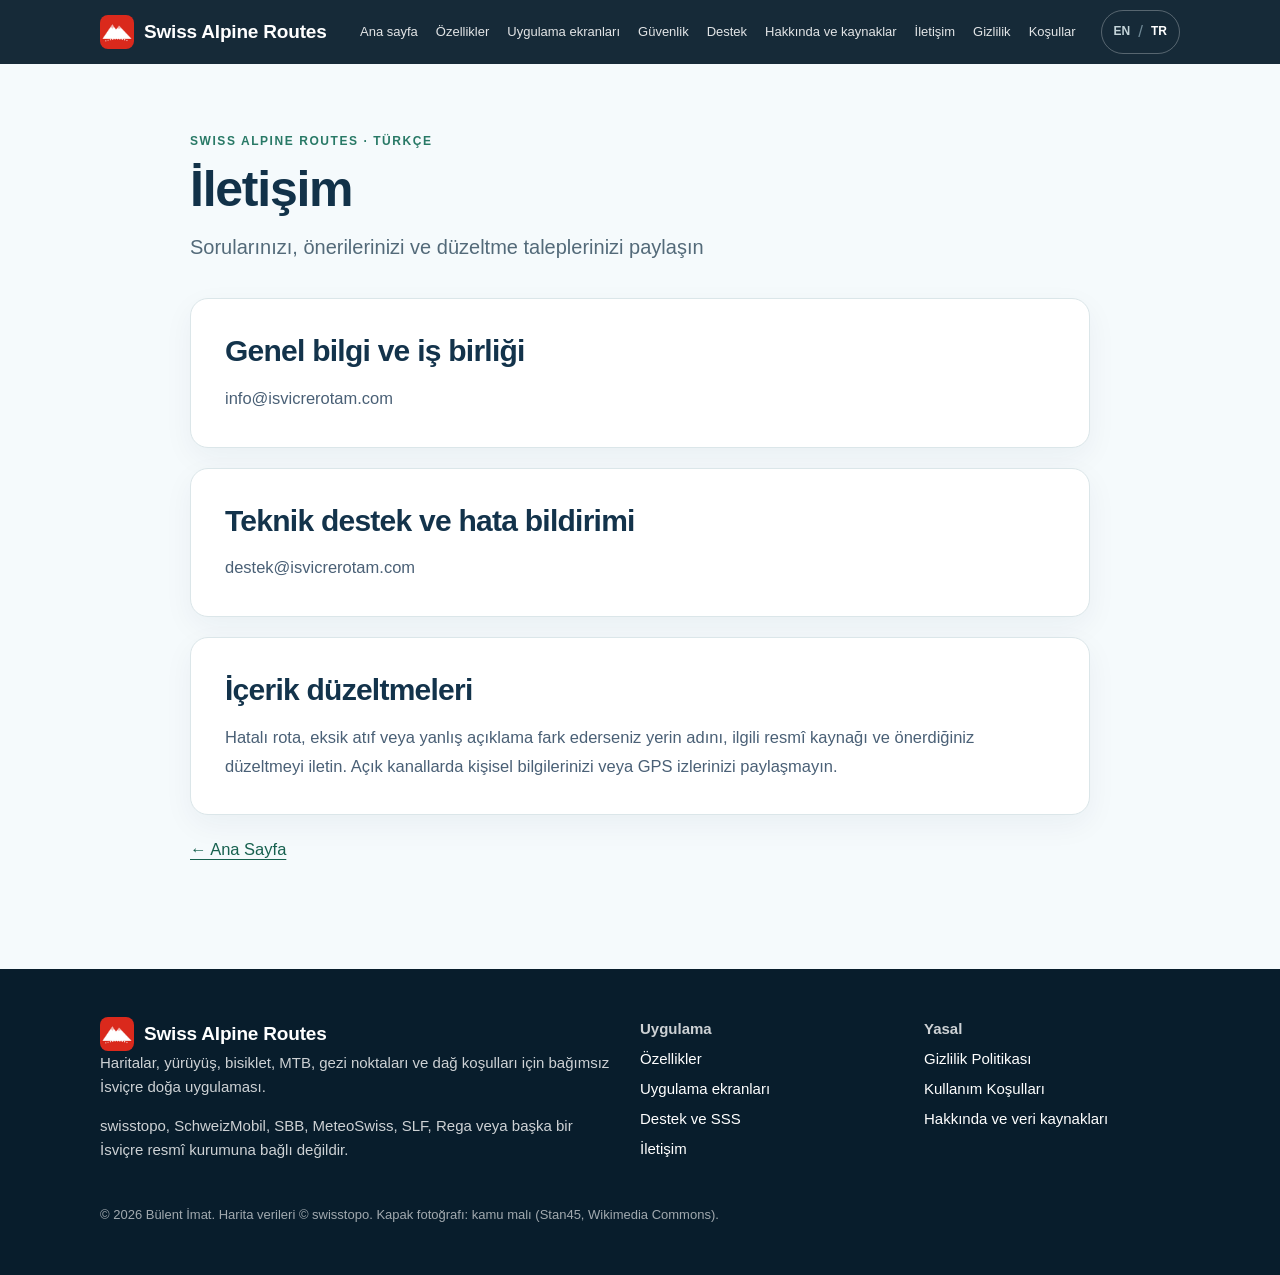
<file: iletisim/index.html>
<!doctype html><html lang="tr"><head><meta charset="utf-8"><meta name="viewport" content="width=device-width,initial-scale=1"><meta name="theme-color" content="#07121d"><meta name="description" content="Sorularınızı, önerilerinizi ve düzeltme taleplerinizi paylaşın"><title>İletişim · Swiss Alpine Routes</title><link rel="stylesheet" href="/assets/swiss-alpine-2026.css?v=2"><link rel="icon" type="image/png" href="/assets/favicon-32.png"><link rel="stylesheet" href="/assets/alpine-editorial.css?v=20261123-gentian-layout"><link rel="stylesheet" href="/assets/alpine-interior.css?v=20261123"></head><body class="alpine-editorial editorial-subpage"><header class="site-header">
 <div class="wrap header-inner">
  <a class="brand" href="/tr/" aria-label="Swiss Alpine Routes — Ana sayfa"><img src="/assets/icon-96.png" alt="" width="34" height="34"><span class="brand-title">Swiss Alpine Routes</span></a>
  <nav class="nav" aria-label="Ana menü"><ul><li><a href="/tr/">Ana sayfa</a></li><li><a href="/tr/#features">Özellikler</a></li><li><a href="/tr/#screens">Uygulama ekranları</a></li><li><a href="/tr/#safety">Güvenlik</a></li><li><a href="/destek/">Destek</a></li><li><a href="/hakkinda/">Hakkında ve kaynaklar</a></li><li><a href="/iletisim/">İletişim</a></li><li><a href="/gizlilik/">Gizlilik</a></li><li><a href="/kosullar/">Koşullar</a></li></ul></nav>
  <div class="header-tools">
   <nav class="language-switch" aria-label="Dil seçimi"><a href="/contact/" lang="en">EN</a><span aria-hidden="true">/</span><a href="/iletisim/" lang="tr" aria-current="page">TR</a></nav>
   <details class="menu"><summary aria-label="Menü">Menü</summary><ul><li><a href="/tr/" aria-current="page">Ana sayfa</a></li><li><a href="/tr/#features">Özellikler</a></li><li><a href="/tr/#screens">Uygulama ekranları</a></li><li><a href="/tr/#safety">Güvenlik</a></li><li><a href="/destek/">Destek</a></li><li><a href="/hakkinda/">Hakkında ve kaynaklar</a></li><li><a href="/iletisim/">İletişim</a></li><li><a href="/gizlilik/">Gizlilik</a></li><li><a href="/kosullar/">Koşullar</a></li></ul></details>
  </div>
 </div>
</header><main><div class="wrap subhead"><span class="kicker">SWISS ALPINE ROUTES · TÜRKÇE</span><h1>İletişim</h1><p class="lead">Sorularınızı, önerilerinizi ve düzeltme taleplerinizi paylaşın</p></div><div class="page"><section ><h2>Genel bilgi ve iş birliği</h2><p>info@isvicrerotam.com</p></section><section ><h2>Teknik destek ve hata bildirimi</h2><p>destek@isvicrerotam.com</p></section><section ><h2>İçerik düzeltmeleri</h2><p>Hatalı rota, eksik atıf veya yanlış açıklama fark ederseniz yerin adını, ilgili resmî kaynağı ve önerdiğiniz düzeltmeyi iletin. Açık kanallarda kişisel bilgilerinizi veya GPS izlerinizi paylaşmayın.</p></section><p><a href="/tr/">← Ana Sayfa</a></p></div></main><footer class="site-footer"><div class="wrap">
 <div class="cols">
  <div><a class="brand" href="/tr/"><img src="/assets/icon-96.png" alt="" width="34" height="34">Swiss Alpine Routes</a><p>Haritalar, yürüyüş, bisiklet, MTB, gezi noktaları ve dağ koşulları için bağımsız İsviçre doğa uygulaması.</p><p>swisstopo, SchweizMobil, SBB, MeteoSwiss, SLF, Rega veya başka bir İsviçre resmî kurumuna bağlı değildir.</p></div>
  <div><strong>Uygulama</strong><ul><li><a href="/tr/#features">Özellikler</a></li><li><a href="/tr/#screens">Uygulama ekranları</a></li><li><a href="/destek/">Destek ve SSS</a></li><li><a href="/iletisim/">İletişim</a></li></ul></div>
  <div><strong>Yasal</strong><ul><li><a href="/gizlilik/">Gizlilik Politikası</a></li><li><a href="/kosullar/">Kullanım Koşulları</a></li><li><a href="/hakkinda/">Hakkında ve veri kaynakları</a></li></ul></div>
 </div>
 <p class="small">© 2026 Bülent İmat. Harita verileri © swisstopo. Kapak fotoğrafı: kamu malı (Stan45, Wikimedia Commons).</p>
</div></footer></body></html>
</file>
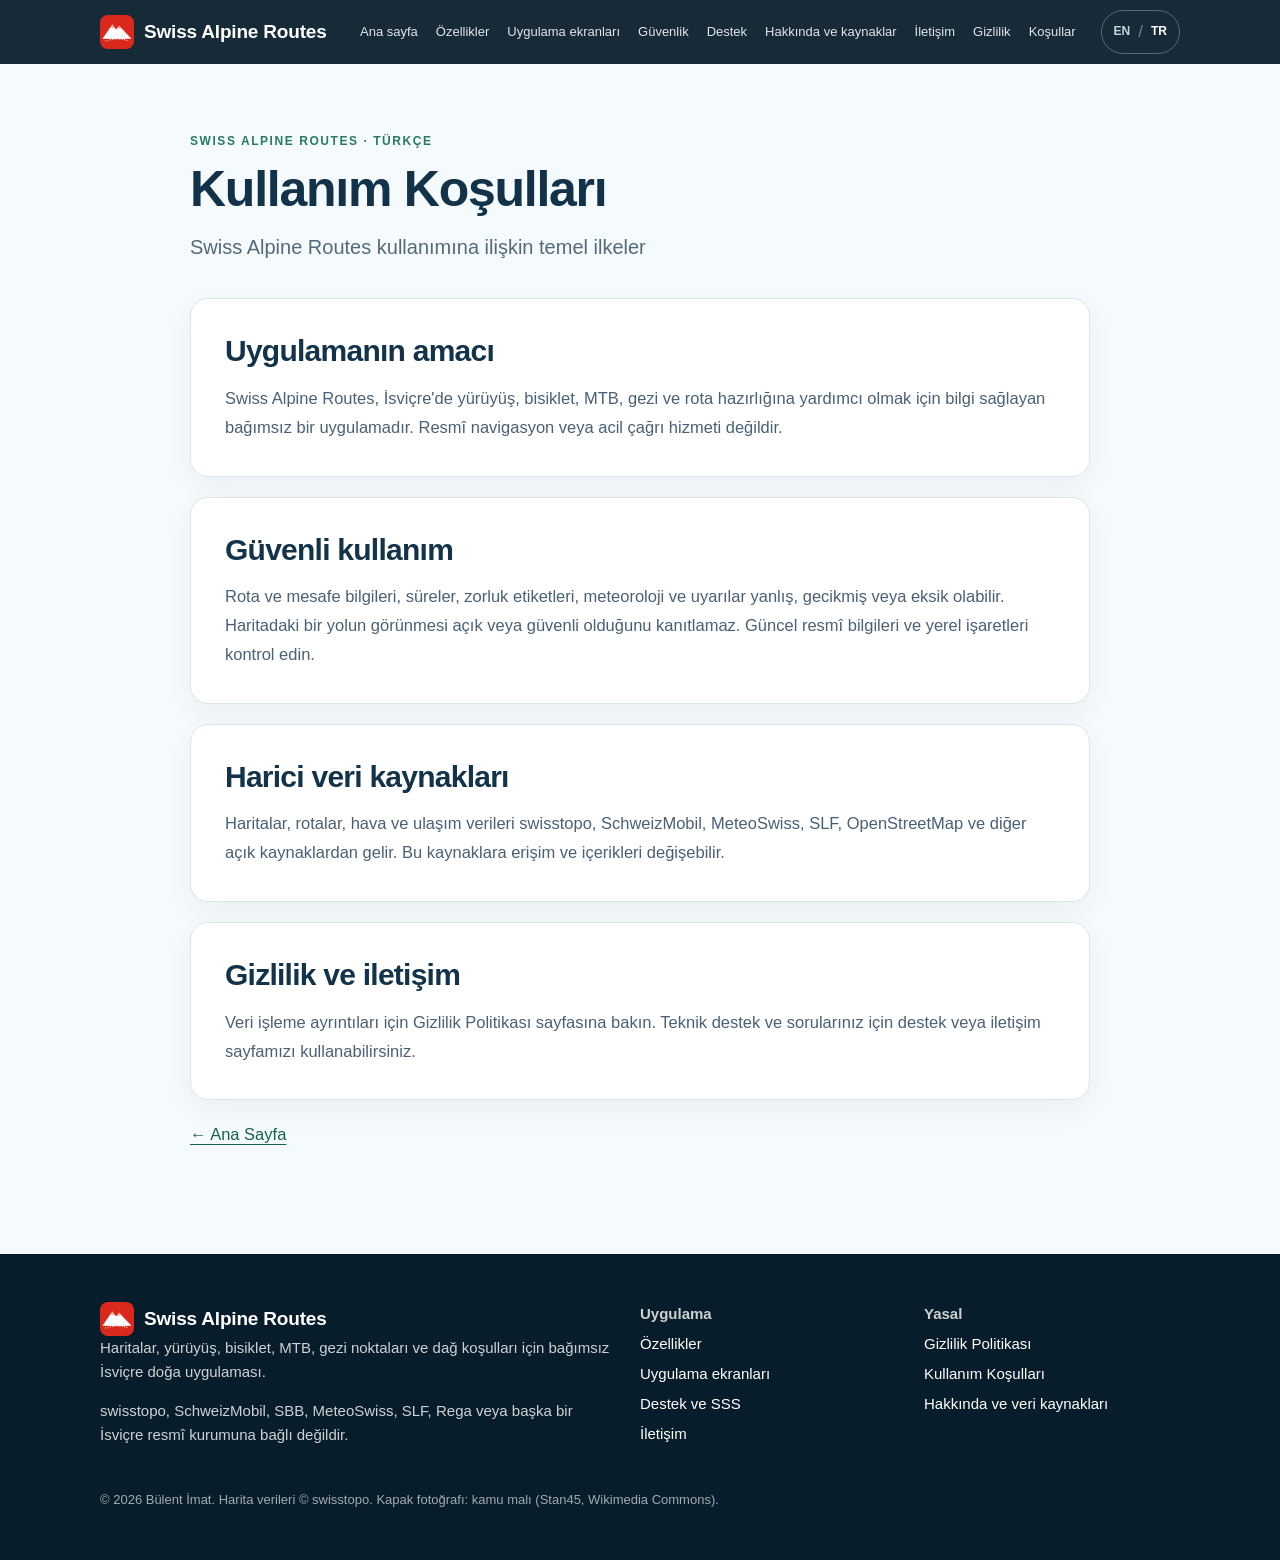
<file: kosullar/index.html>
<!doctype html><html lang="tr"><head><meta charset="utf-8"><meta name="viewport" content="width=device-width,initial-scale=1"><meta name="theme-color" content="#07121d"><meta name="description" content="Swiss Alpine Routes kullanımına ilişkin temel ilkeler"><title>Kullanım Koşulları · Swiss Alpine Routes</title><link rel="stylesheet" href="/assets/swiss-alpine-2026.css?v=2"><link rel="icon" type="image/png" href="/assets/favicon-32.png"><link rel="stylesheet" href="/assets/alpine-editorial.css?v=20261123-gentian-layout"><link rel="stylesheet" href="/assets/alpine-interior.css?v=20261123"></head><body class="alpine-editorial editorial-subpage"><header class="site-header">
 <div class="wrap header-inner">
  <a class="brand" href="/tr/" aria-label="Swiss Alpine Routes — Ana sayfa"><img src="/assets/icon-96.png" alt="" width="34" height="34"><span class="brand-title">Swiss Alpine Routes</span></a>
  <nav class="nav" aria-label="Ana menü"><ul><li><a href="/tr/">Ana sayfa</a></li><li><a href="/tr/#features">Özellikler</a></li><li><a href="/tr/#screens">Uygulama ekranları</a></li><li><a href="/tr/#safety">Güvenlik</a></li><li><a href="/destek/">Destek</a></li><li><a href="/hakkinda/">Hakkında ve kaynaklar</a></li><li><a href="/iletisim/">İletişim</a></li><li><a href="/gizlilik/">Gizlilik</a></li><li><a href="/kosullar/">Koşullar</a></li></ul></nav>
  <div class="header-tools">
   <nav class="language-switch" aria-label="Dil seçimi"><a href="/terms/" lang="en">EN</a><span aria-hidden="true">/</span><a href="/kosullar/" lang="tr" aria-current="page">TR</a></nav>
   <details class="menu"><summary aria-label="Menü">Menü</summary><ul><li><a href="/tr/" aria-current="page">Ana sayfa</a></li><li><a href="/tr/#features">Özellikler</a></li><li><a href="/tr/#screens">Uygulama ekranları</a></li><li><a href="/tr/#safety">Güvenlik</a></li><li><a href="/destek/">Destek</a></li><li><a href="/hakkinda/">Hakkında ve kaynaklar</a></li><li><a href="/iletisim/">İletişim</a></li><li><a href="/gizlilik/">Gizlilik</a></li><li><a href="/kosullar/">Koşullar</a></li></ul></details>
  </div>
 </div>
</header><main><div class="wrap subhead"><span class="kicker">SWISS ALPINE ROUTES · TÜRKÇE</span><h1>Kullanım Koşulları</h1><p class="lead">Swiss Alpine Routes kullanımına ilişkin temel ilkeler</p></div><div class="page"><section ><h2>Uygulamanın amacı</h2><p>Swiss Alpine Routes, İsviçre'de yürüyüş, bisiklet, MTB, gezi ve rota hazırlığına yardımcı olmak için bilgi sağlayan bağımsız bir uygulamadır. Resmî navigasyon veya acil çağrı hizmeti değildir.</p></section><section ><h2>Güvenli kullanım</h2><p>Rota ve mesafe bilgileri, süreler, zorluk etiketleri, meteoroloji ve uyarılar yanlış, gecikmiş veya eksik olabilir. Haritadaki bir yolun görünmesi açık veya güvenli olduğunu kanıtlamaz. Güncel resmî bilgileri ve yerel işaretleri kontrol edin.</p></section><section ><h2>Harici veri kaynakları</h2><p>Haritalar, rotalar, hava ve ulaşım verileri swisstopo, SchweizMobil, MeteoSwiss, SLF, OpenStreetMap ve diğer açık kaynaklardan gelir. Bu kaynaklara erişim ve içerikleri değişebilir.</p></section><section ><h2>Gizlilik ve iletişim</h2><p>Veri işleme ayrıntıları için Gizlilik Politikası sayfasına bakın. Teknik destek ve sorularınız için destek veya iletişim sayfamızı kullanabilirsiniz.</p></section><p><a href="/tr/">← Ana Sayfa</a></p></div></main><footer class="site-footer"><div class="wrap">
 <div class="cols">
  <div><a class="brand" href="/tr/"><img src="/assets/icon-96.png" alt="" width="34" height="34">Swiss Alpine Routes</a><p>Haritalar, yürüyüş, bisiklet, MTB, gezi noktaları ve dağ koşulları için bağımsız İsviçre doğa uygulaması.</p><p>swisstopo, SchweizMobil, SBB, MeteoSwiss, SLF, Rega veya başka bir İsviçre resmî kurumuna bağlı değildir.</p></div>
  <div><strong>Uygulama</strong><ul><li><a href="/tr/#features">Özellikler</a></li><li><a href="/tr/#screens">Uygulama ekranları</a></li><li><a href="/destek/">Destek ve SSS</a></li><li><a href="/iletisim/">İletişim</a></li></ul></div>
  <div><strong>Yasal</strong><ul><li><a href="/gizlilik/">Gizlilik Politikası</a></li><li><a href="/kosullar/">Kullanım Koşulları</a></li><li><a href="/hakkinda/">Hakkında ve veri kaynakları</a></li></ul></div>
 </div>
 <p class="small">© 2026 Bülent İmat. Harita verileri © swisstopo. Kapak fotoğrafı: kamu malı (Stan45, Wikimedia Commons).</p>
</div></footer></body></html>
</file>
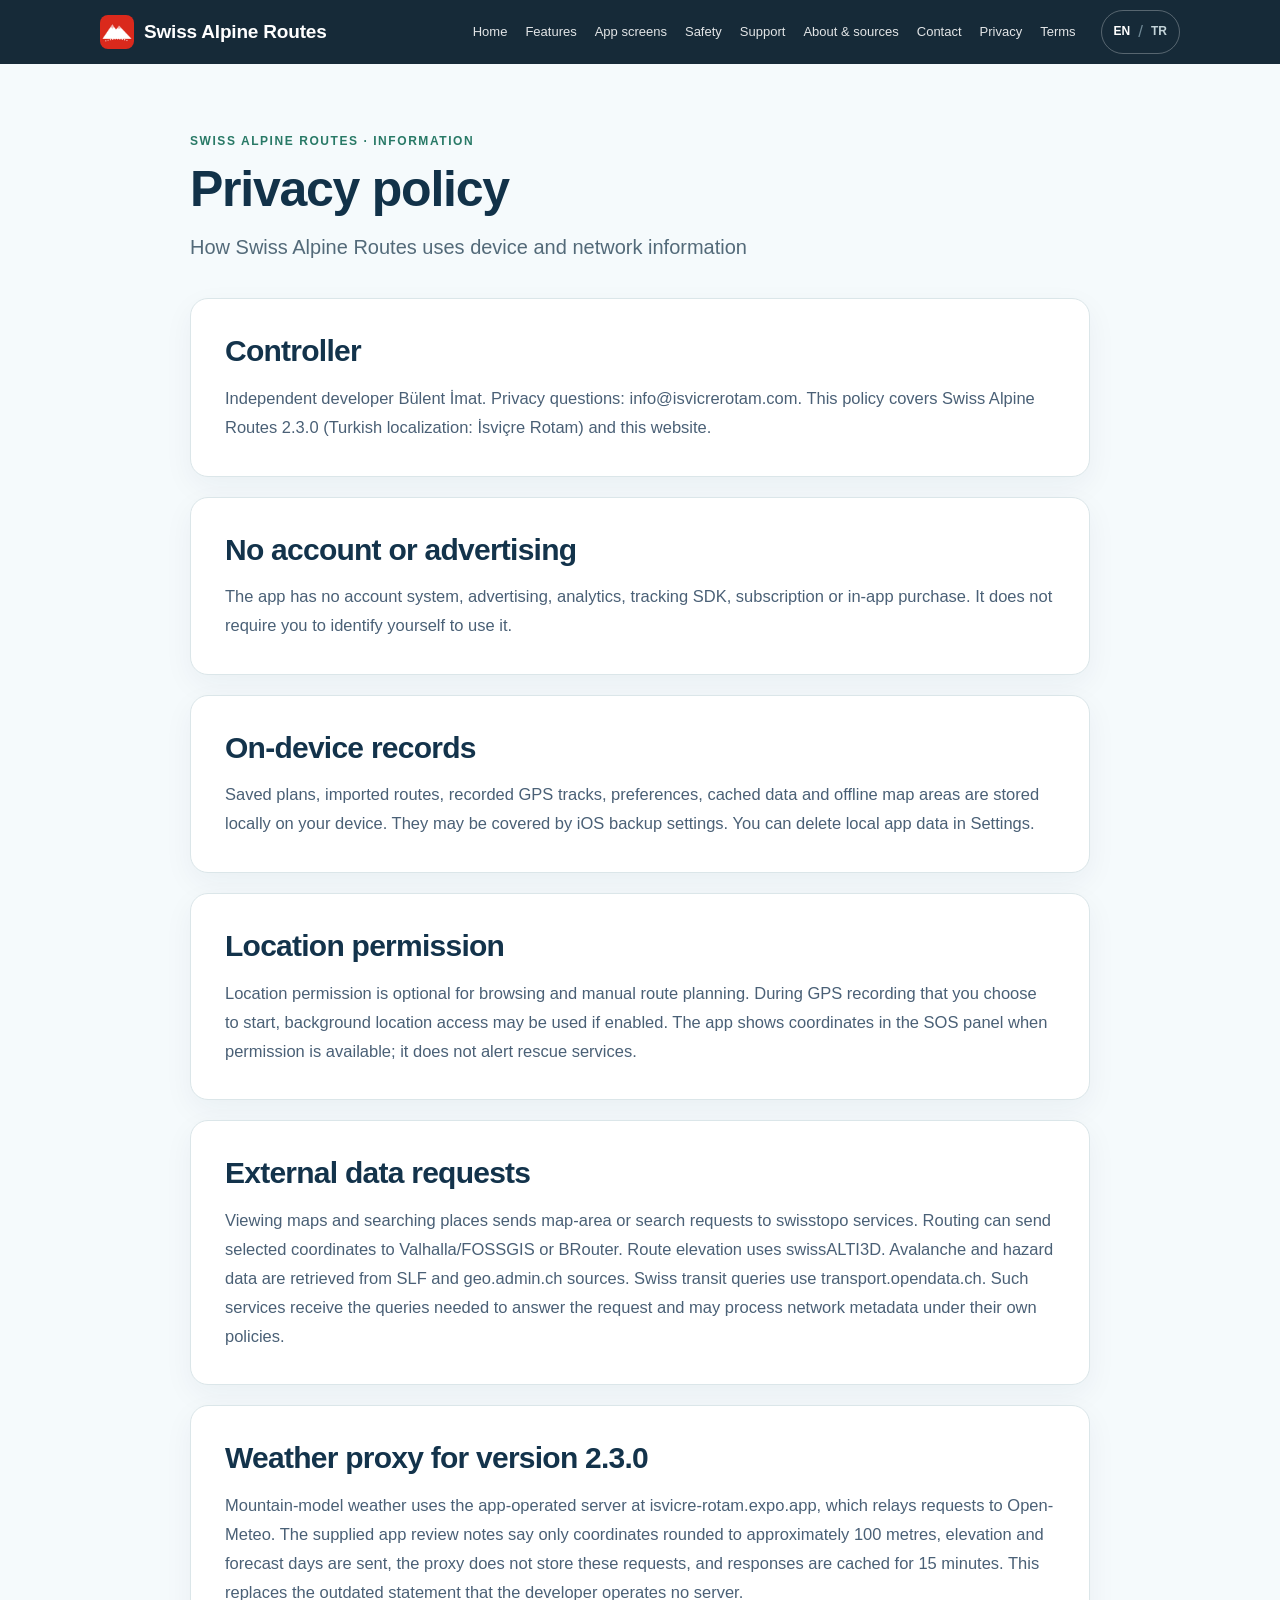
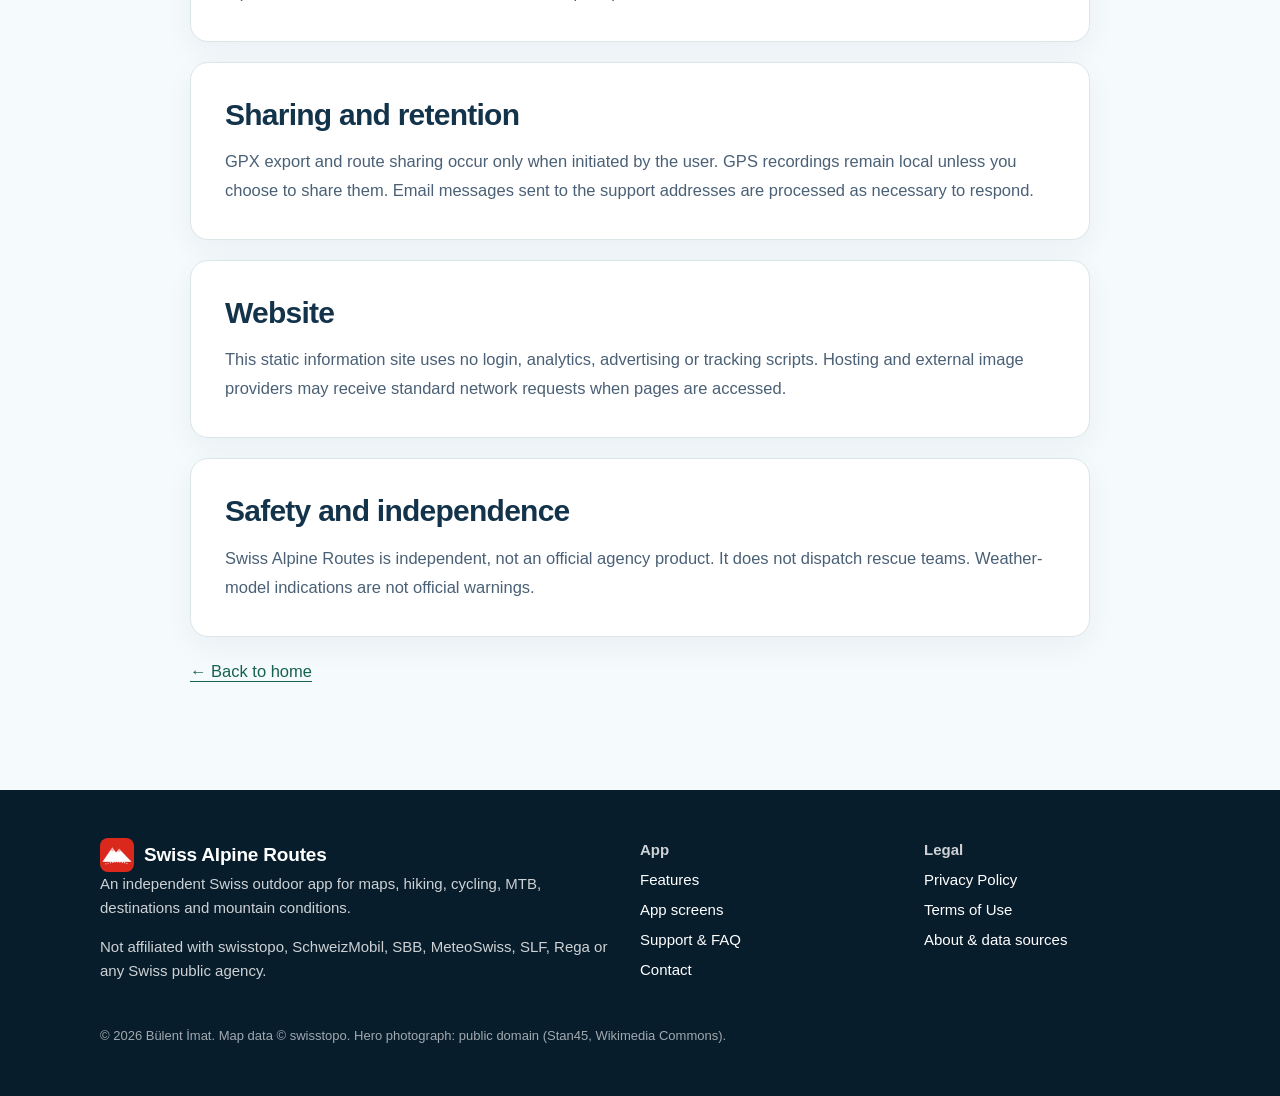
<file: privacy/index.html>
<!doctype html><html lang="en"><head><meta charset="utf-8"><meta name="viewport" content="width=device-width,initial-scale=1"><meta name="theme-color" content="#07121d"><meta name="description" content="How Swiss Alpine Routes uses device and network information"><title>Privacy policy · Swiss Alpine Routes</title><link rel="stylesheet" href="/assets/swiss-alpine-2026.css?v=2"><link rel="icon" type="image/png" href="/assets/favicon-32.png"><link rel="stylesheet" href="/assets/alpine-editorial.css?v=20261123-gentian-layout"><link rel="stylesheet" href="/assets/alpine-interior.css?v=20261123"></head><body class="alpine-editorial editorial-subpage"><header class="site-header">
 <div class="wrap header-inner">
  <a class="brand" href="/" aria-label="Swiss Alpine Routes — Home"><img src="/assets/icon-96.png" alt="" width="34" height="34"><span class="brand-title">Swiss Alpine Routes</span></a>
  <nav class="nav" aria-label="Main navigation"><ul><li><a href="/">Home</a></li><li><a href="/#features">Features</a></li><li><a href="/#screens">App screens</a></li><li><a href="/#safety">Safety</a></li><li><a href="/support/">Support</a></li><li><a href="/about/">About &amp; sources</a></li><li><a href="/contact/">Contact</a></li><li><a href="/privacy/">Privacy</a></li><li><a href="/terms/">Terms</a></li></ul></nav>
  <div class="header-tools">
   <nav class="language-switch" aria-label="Select language"><a href="/privacy/" lang="en" aria-current="page">EN</a><span aria-hidden="true">/</span><a href="/gizlilik/" lang="tr">TR</a></nav>
   <details class="menu"><summary aria-label="Menu">Menu</summary><ul><li><a href="/" aria-current="page">Home</a></li><li><a href="/#features">Features</a></li><li><a href="/#screens">App screens</a></li><li><a href="/#safety">Safety</a></li><li><a href="/support/">Support</a></li><li><a href="/about/">About &amp; sources</a></li><li><a href="/contact/">Contact</a></li><li><a href="/privacy/">Privacy</a></li><li><a href="/terms/">Terms</a></li></ul></details>
  </div>
 </div>
</header><main><div class="wrap subhead"><span class="kicker">SWISS ALPINE ROUTES · INFORMATION</span><h1>Privacy policy</h1><p class="lead">How Swiss Alpine Routes uses device and network information</p></div><div class="page"><section><h2>Controller</h2><p>Independent developer Bülent İmat. Privacy questions: info@isvicrerotam.com. This policy covers Swiss Alpine Routes 2.3.0 (Turkish localization: İsviçre Rotam) and this website.</p></section><section><h2>No account or advertising</h2><p>The app has no account system, advertising, analytics, tracking SDK, subscription or in-app purchase. It does not require you to identify yourself to use it.</p></section><section><h2>On-device records</h2><p>Saved plans, imported routes, recorded GPS tracks, preferences, cached data and offline map areas are stored locally on your device. They may be covered by iOS backup settings. You can delete local app data in Settings.</p></section><section><h2>Location permission</h2><p>Location permission is optional for browsing and manual route planning. During GPS recording that you choose to start, background location access may be used if enabled. The app shows coordinates in the SOS panel when permission is available; it does not alert rescue services.</p></section><section><h2>External data requests</h2><p>Viewing maps and searching places sends map-area or search requests to swisstopo services. Routing can send selected coordinates to Valhalla/FOSSGIS or BRouter. Route elevation uses swissALTI3D. Avalanche and hazard data are retrieved from SLF and geo.admin.ch sources. Swiss transit queries use transport.opendata.ch. Such services receive the queries needed to answer the request and may process network metadata under their own policies.</p></section><section><h2>Weather proxy for version 2.3.0</h2><p>Mountain-model weather uses the app-operated server at isvicre-rotam.expo.app, which relays requests to Open-Meteo. The supplied app review notes say only coordinates rounded to approximately 100 metres, elevation and forecast days are sent, the proxy does not store these requests, and responses are cached for 15 minutes. This replaces the outdated statement that the developer operates no server.</p></section><section><h2>Sharing and retention</h2><p>GPX export and route sharing occur only when initiated by the user. GPS recordings remain local unless you choose to share them. Email messages sent to the support addresses are processed as necessary to respond.</p></section><section><h2>Website</h2><p>This static information site uses no login, analytics, advertising or tracking scripts. Hosting and external image providers may receive standard network requests when pages are accessed.</p></section><section><h2>Safety and independence</h2><p>Swiss Alpine Routes is independent, not an official agency product. It does not dispatch rescue teams. Weather-model indications are not official warnings.</p></section><p><a href="/">← Back to home</a></p></div></main><footer class="site-footer"><div class="wrap">
 <div class="cols">
  <div><a class="brand" href="/"><img src="/assets/icon-96.png" alt="" width="34" height="34">Swiss Alpine Routes</a><p>An independent Swiss outdoor app for maps, hiking, cycling, MTB, destinations and mountain conditions.</p><p>Not affiliated with swisstopo, SchweizMobil, SBB, MeteoSwiss, SLF, Rega or any Swiss public agency.</p></div>
  <div><strong>App</strong><ul><li><a href="/#features">Features</a></li><li><a href="/#screens">App screens</a></li><li><a href="/support/">Support &amp; FAQ</a></li><li><a href="/contact/">Contact</a></li></ul></div>
  <div><strong>Legal</strong><ul><li><a href="/privacy/">Privacy Policy</a></li><li><a href="/terms/">Terms of Use</a></li><li><a href="/about/">About &amp; data sources</a></li></ul></div>
 </div>
 <p class="small">© 2026 Bülent İmat. Map data © swisstopo. Hero photograph: public domain (Stan45, Wikimedia Commons).</p>
</div></footer></body></html>
</file>
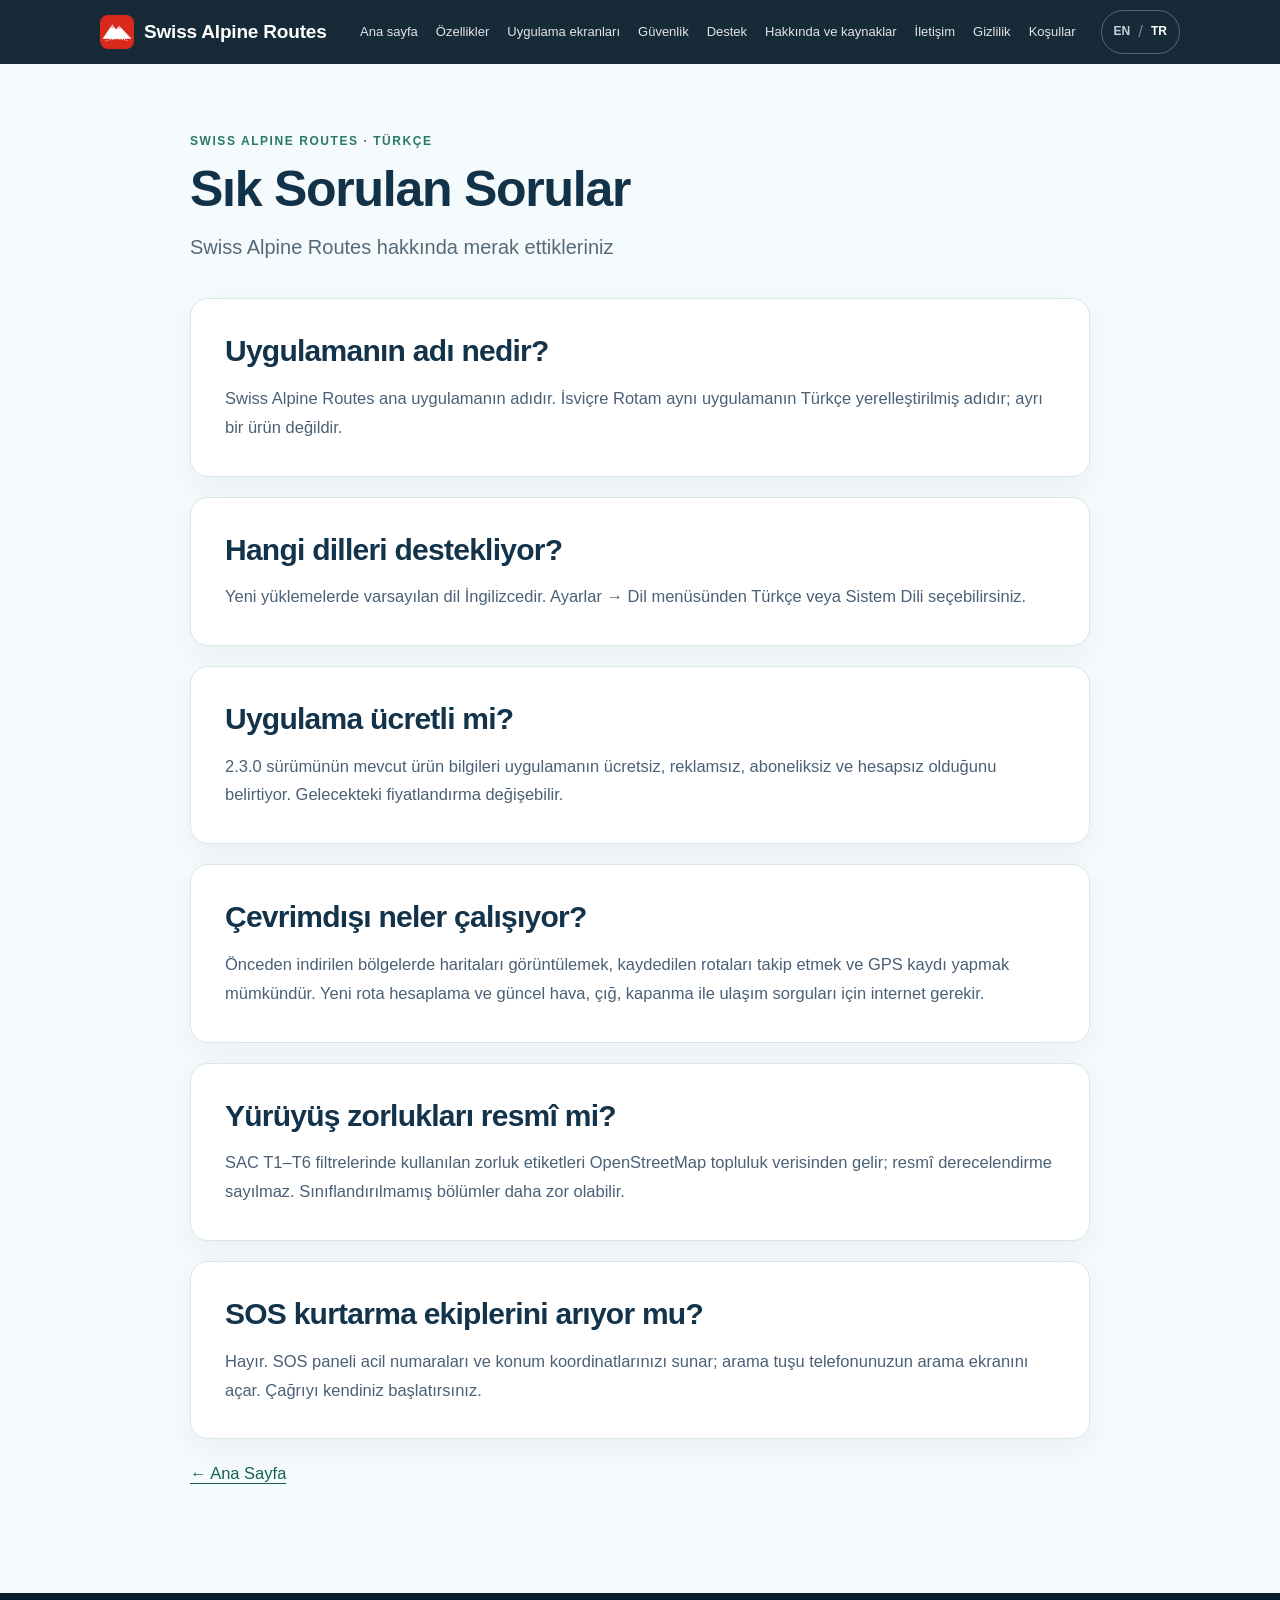
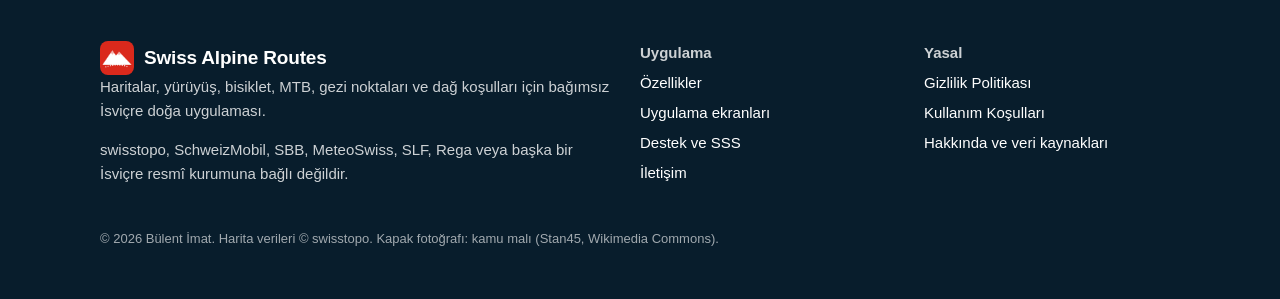
<file: sss/index.html>
<!doctype html><html lang="tr"><head><meta charset="utf-8"><meta name="viewport" content="width=device-width,initial-scale=1"><meta name="theme-color" content="#07121d"><meta name="description" content="Swiss Alpine Routes hakkında merak ettikleriniz"><title>Sık Sorulan Sorular · Swiss Alpine Routes</title><link rel="stylesheet" href="/assets/swiss-alpine-2026.css?v=2"><link rel="icon" type="image/png" href="/assets/favicon-32.png"><link rel="stylesheet" href="/assets/alpine-editorial.css?v=20261123-gentian-layout"><link rel="stylesheet" href="/assets/alpine-interior.css?v=20261123"></head><body class="alpine-editorial editorial-subpage"><header class="site-header">
 <div class="wrap header-inner">
  <a class="brand" href="/tr/" aria-label="Swiss Alpine Routes — Ana sayfa"><img src="/assets/icon-96.png" alt="" width="34" height="34"><span class="brand-title">Swiss Alpine Routes</span></a>
  <nav class="nav" aria-label="Ana menü"><ul><li><a href="/tr/">Ana sayfa</a></li><li><a href="/tr/#features">Özellikler</a></li><li><a href="/tr/#screens">Uygulama ekranları</a></li><li><a href="/tr/#safety">Güvenlik</a></li><li><a href="/destek/">Destek</a></li><li><a href="/hakkinda/">Hakkında ve kaynaklar</a></li><li><a href="/iletisim/">İletişim</a></li><li><a href="/gizlilik/">Gizlilik</a></li><li><a href="/kosullar/">Koşullar</a></li></ul></nav>
  <div class="header-tools">
   <nav class="language-switch" aria-label="Dil seçimi"><a href="/faq/" lang="en">EN</a><span aria-hidden="true">/</span><a href="/sss/" lang="tr" aria-current="page">TR</a></nav>
   <details class="menu"><summary aria-label="Menü">Menü</summary><ul><li><a href="/tr/" aria-current="page">Ana sayfa</a></li><li><a href="/tr/#features">Özellikler</a></li><li><a href="/tr/#screens">Uygulama ekranları</a></li><li><a href="/tr/#safety">Güvenlik</a></li><li><a href="/destek/">Destek</a></li><li><a href="/hakkinda/">Hakkında ve kaynaklar</a></li><li><a href="/iletisim/">İletişim</a></li><li><a href="/gizlilik/">Gizlilik</a></li><li><a href="/kosullar/">Koşullar</a></li></ul></details>
  </div>
 </div>
</header><main><div class="wrap subhead"><span class="kicker">SWISS ALPINE ROUTES · TÜRKÇE</span><h1>Sık Sorulan Sorular</h1><p class="lead">Swiss Alpine Routes hakkında merak ettikleriniz</p></div><div class="page"><section ><h2>Uygulamanın adı nedir?</h2><p>Swiss Alpine Routes ana uygulamanın adıdır. İsviçre Rotam aynı uygulamanın Türkçe yerelleştirilmiş adıdır; ayrı bir ürün değildir.</p></section><section ><h2>Hangi dilleri destekliyor?</h2><p>Yeni yüklemelerde varsayılan dil İngilizcedir. Ayarlar → Dil menüsünden Türkçe veya Sistem Dili seçebilirsiniz.</p></section><section ><h2>Uygulama ücretli mi?</h2><p>2.3.0 sürümünün mevcut ürün bilgileri uygulamanın ücretsiz, reklamsız, aboneliksiz ve hesapsız olduğunu belirtiyor. Gelecekteki fiyatlandırma değişebilir.</p></section><section ><h2>Çevrimdışı neler çalışıyor?</h2><p>Önceden indirilen bölgelerde haritaları görüntülemek, kaydedilen rotaları takip etmek ve GPS kaydı yapmak mümkündür. Yeni rota hesaplama ve güncel hava, çığ, kapanma ile ulaşım sorguları için internet gerekir.</p></section><section ><h2>Yürüyüş zorlukları resmî mi?</h2><p>SAC T1–T6 filtrelerinde kullanılan zorluk etiketleri OpenStreetMap topluluk verisinden gelir; resmî derecelendirme sayılmaz. Sınıflandırılmamış bölümler daha zor olabilir.</p></section><section ><h2>SOS kurtarma ekiplerini arıyor mu?</h2><p>Hayır. SOS paneli acil numaraları ve konum koordinatlarınızı sunar; arama tuşu telefonunuzun arama ekranını açar. Çağrıyı kendiniz başlatırsınız.</p></section><p><a href="/tr/">← Ana Sayfa</a></p></div></main><footer class="site-footer"><div class="wrap">
 <div class="cols">
  <div><a class="brand" href="/tr/"><img src="/assets/icon-96.png" alt="" width="34" height="34">Swiss Alpine Routes</a><p>Haritalar, yürüyüş, bisiklet, MTB, gezi noktaları ve dağ koşulları için bağımsız İsviçre doğa uygulaması.</p><p>swisstopo, SchweizMobil, SBB, MeteoSwiss, SLF, Rega veya başka bir İsviçre resmî kurumuna bağlı değildir.</p></div>
  <div><strong>Uygulama</strong><ul><li><a href="/tr/#features">Özellikler</a></li><li><a href="/tr/#screens">Uygulama ekranları</a></li><li><a href="/destek/">Destek ve SSS</a></li><li><a href="/iletisim/">İletişim</a></li></ul></div>
  <div><strong>Yasal</strong><ul><li><a href="/gizlilik/">Gizlilik Politikası</a></li><li><a href="/kosullar/">Kullanım Koşulları</a></li><li><a href="/hakkinda/">Hakkında ve veri kaynakları</a></li></ul></div>
 </div>
 <p class="small">© 2026 Bülent İmat. Harita verileri © swisstopo. Kapak fotoğrafı: kamu malı (Stan45, Wikimedia Commons).</p>
</div></footer></body></html>
</file>
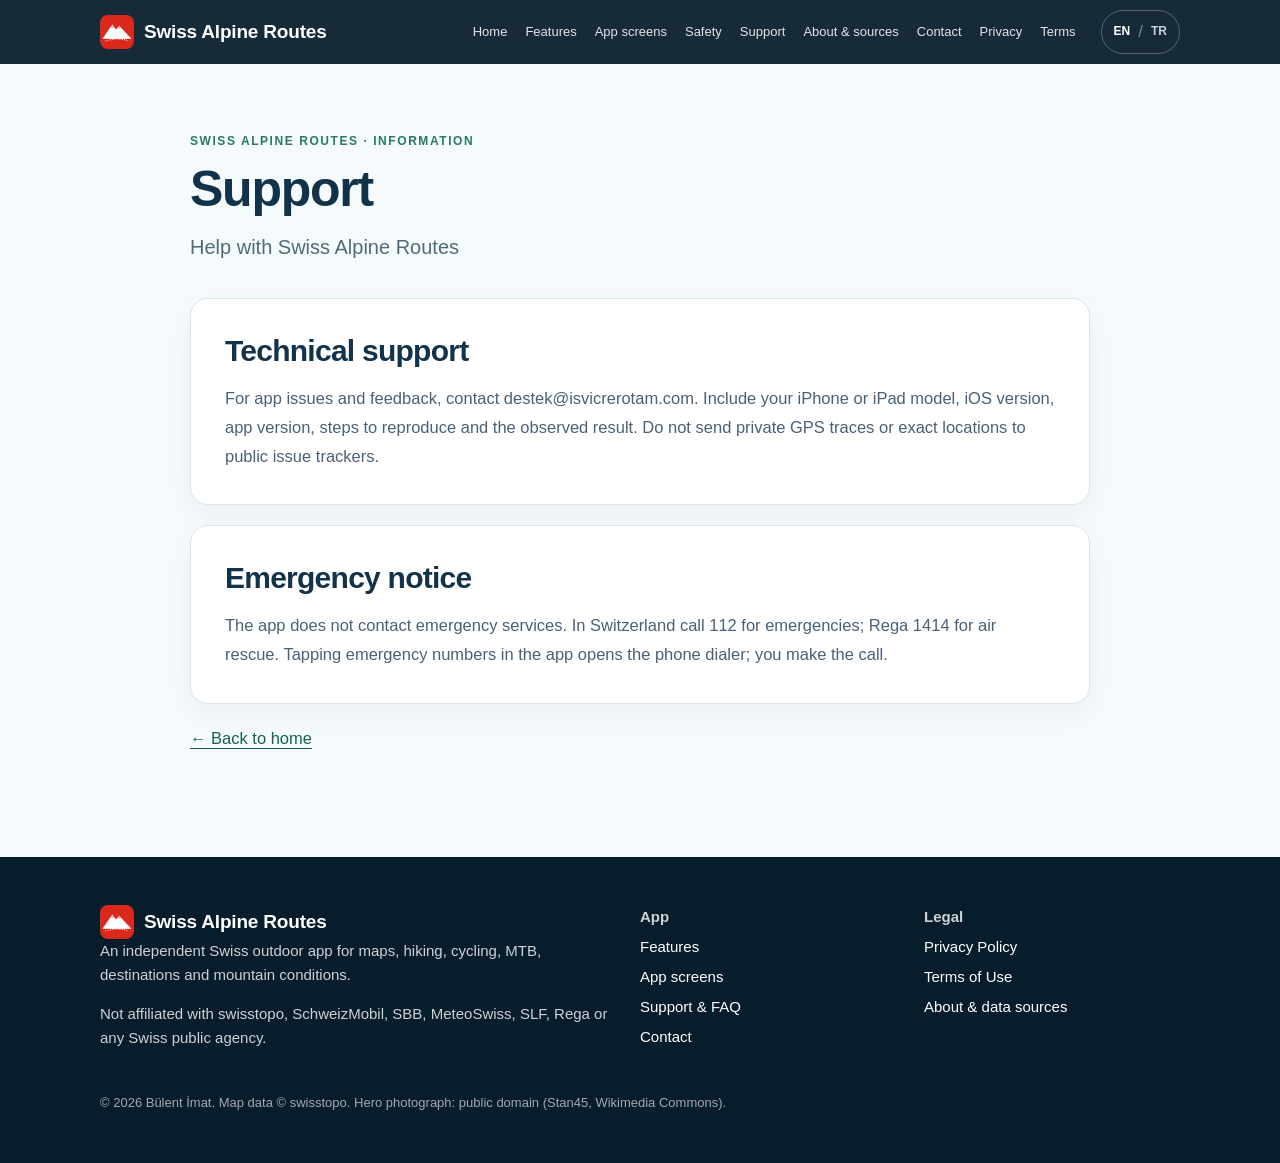
<file: support/index.html>
<!doctype html><html lang="en"><head><meta charset="utf-8"><meta name="viewport" content="width=device-width,initial-scale=1"><meta name="theme-color" content="#07121d"><meta name="description" content="Help with Swiss Alpine Routes"><title>Support · Swiss Alpine Routes</title><link rel="stylesheet" href="/assets/swiss-alpine-2026.css?v=2"><link rel="icon" type="image/png" href="/assets/favicon-32.png"><link rel="stylesheet" href="/assets/alpine-editorial.css?v=20261123-gentian-layout"><link rel="stylesheet" href="/assets/alpine-interior.css?v=20261123"></head><body class="alpine-editorial editorial-subpage"><header class="site-header">
 <div class="wrap header-inner">
  <a class="brand" href="/" aria-label="Swiss Alpine Routes — Home"><img src="/assets/icon-96.png" alt="" width="34" height="34"><span class="brand-title">Swiss Alpine Routes</span></a>
  <nav class="nav" aria-label="Main navigation"><ul><li><a href="/">Home</a></li><li><a href="/#features">Features</a></li><li><a href="/#screens">App screens</a></li><li><a href="/#safety">Safety</a></li><li><a href="/support/">Support</a></li><li><a href="/about/">About &amp; sources</a></li><li><a href="/contact/">Contact</a></li><li><a href="/privacy/">Privacy</a></li><li><a href="/terms/">Terms</a></li></ul></nav>
  <div class="header-tools">
   <nav class="language-switch" aria-label="Select language"><a href="/support/" lang="en" aria-current="page">EN</a><span aria-hidden="true">/</span><a href="/destek/" lang="tr">TR</a></nav>
   <details class="menu"><summary aria-label="Menu">Menu</summary><ul><li><a href="/" aria-current="page">Home</a></li><li><a href="/#features">Features</a></li><li><a href="/#screens">App screens</a></li><li><a href="/#safety">Safety</a></li><li><a href="/support/">Support</a></li><li><a href="/about/">About &amp; sources</a></li><li><a href="/contact/">Contact</a></li><li><a href="/privacy/">Privacy</a></li><li><a href="/terms/">Terms</a></li></ul></details>
  </div>
 </div>
</header><main><div class="wrap subhead"><span class="kicker">SWISS ALPINE ROUTES · INFORMATION</span><h1>Support</h1><p class="lead">Help with Swiss Alpine Routes</p></div><div class="page"><section><h2>Technical support</h2><p>For app issues and feedback, contact destek@isvicrerotam.com. Include your iPhone or iPad model, iOS version, app version, steps to reproduce and the observed result. Do not send private GPS traces or exact locations to public issue trackers.</p></section><section><h2>Emergency notice</h2><p>The app does not contact emergency services. In Switzerland call 112 for emergencies; Rega 1414 for air rescue. Tapping emergency numbers in the app opens the phone dialer; you make the call.</p></section><p><a href="/">← Back to home</a></p></div></main><footer class="site-footer"><div class="wrap">
 <div class="cols">
  <div><a class="brand" href="/"><img src="/assets/icon-96.png" alt="" width="34" height="34">Swiss Alpine Routes</a><p>An independent Swiss outdoor app for maps, hiking, cycling, MTB, destinations and mountain conditions.</p><p>Not affiliated with swisstopo, SchweizMobil, SBB, MeteoSwiss, SLF, Rega or any Swiss public agency.</p></div>
  <div><strong>App</strong><ul><li><a href="/#features">Features</a></li><li><a href="/#screens">App screens</a></li><li><a href="/support/">Support &amp; FAQ</a></li><li><a href="/contact/">Contact</a></li></ul></div>
  <div><strong>Legal</strong><ul><li><a href="/privacy/">Privacy Policy</a></li><li><a href="/terms/">Terms of Use</a></li><li><a href="/about/">About &amp; data sources</a></li></ul></div>
 </div>
 <p class="small">© 2026 Bülent İmat. Map data © swisstopo. Hero photograph: public domain (Stan45, Wikimedia Commons).</p>
</div></footer></body></html>
</file>
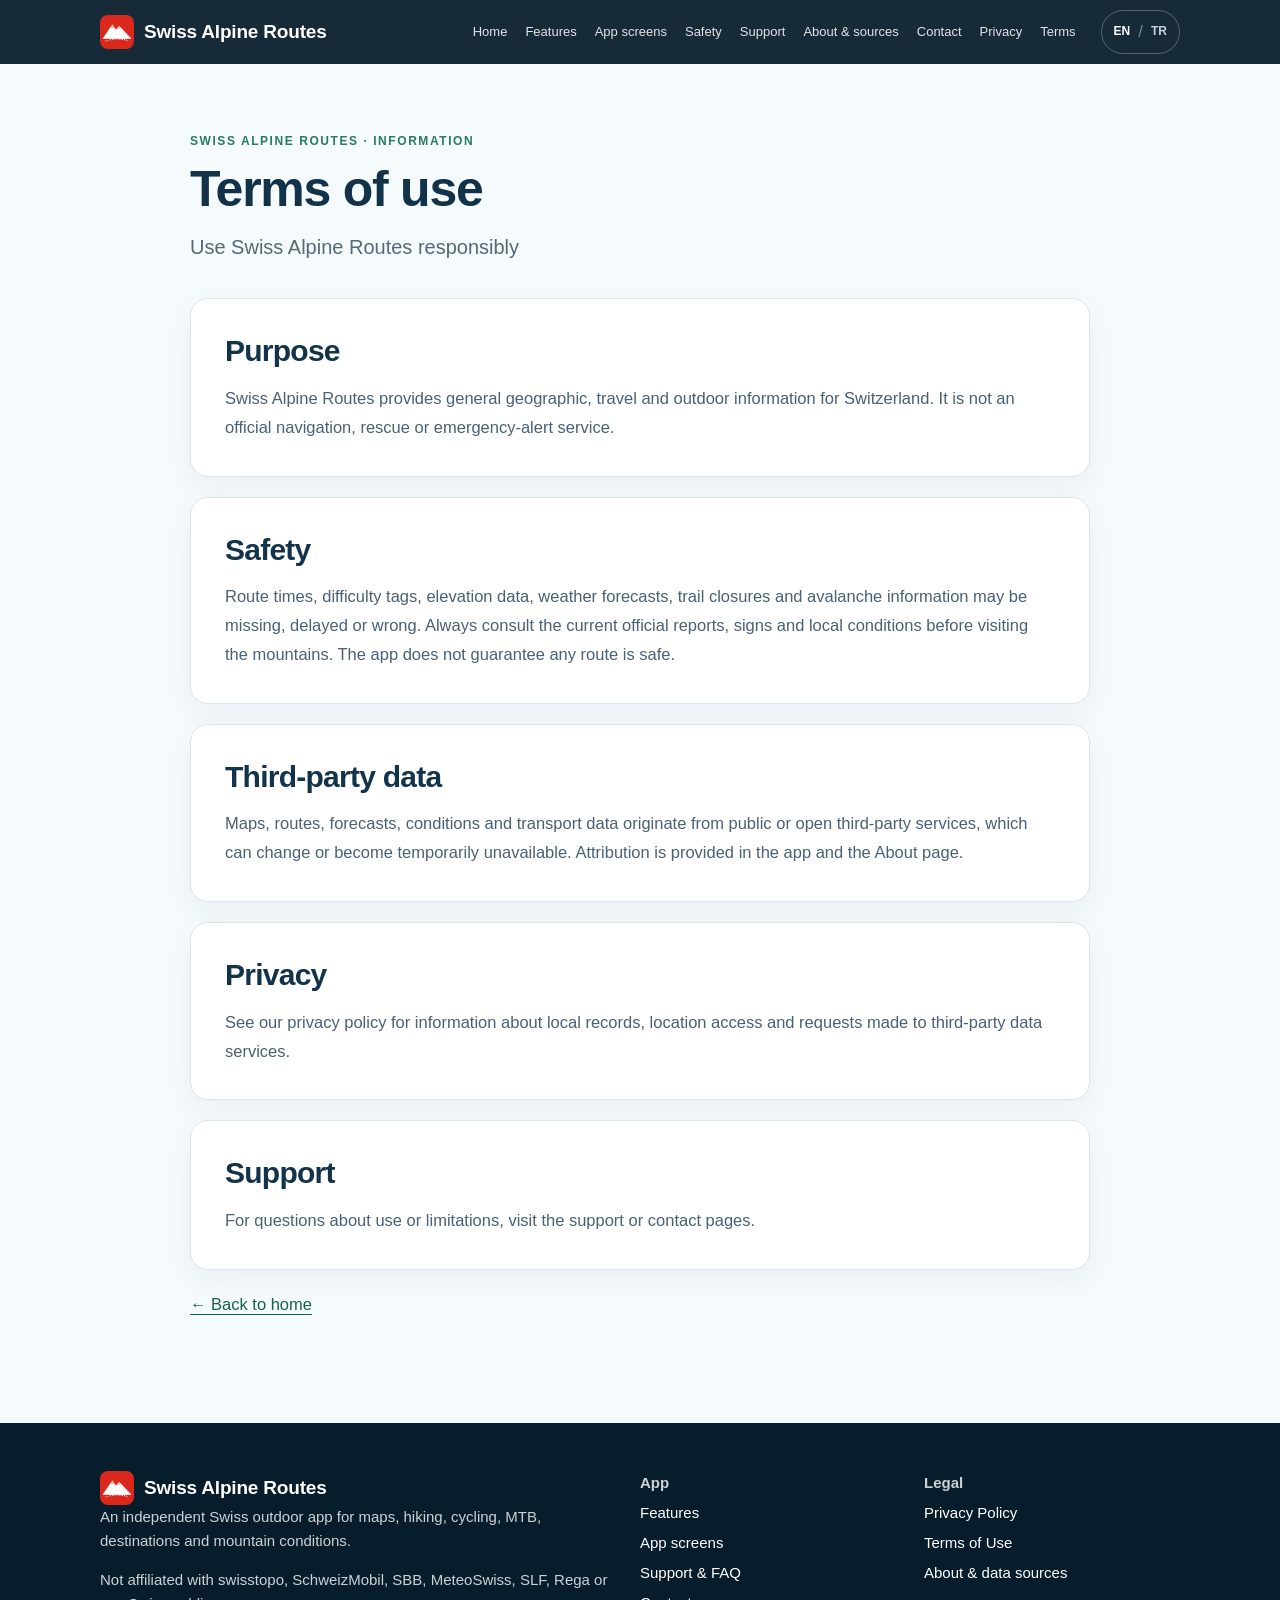
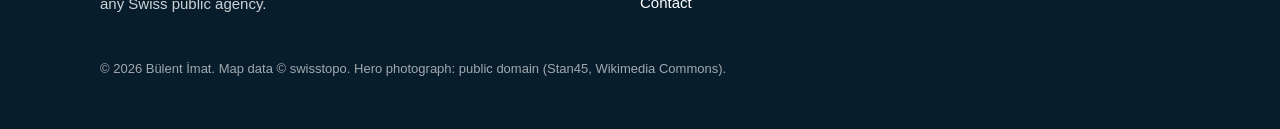
<file: terms/index.html>
<!doctype html><html lang="en"><head><meta charset="utf-8"><meta name="viewport" content="width=device-width,initial-scale=1"><meta name="theme-color" content="#07121d"><meta name="description" content="Use Swiss Alpine Routes responsibly"><title>Terms of use · Swiss Alpine Routes</title><link rel="stylesheet" href="/assets/swiss-alpine-2026.css?v=2"><link rel="icon" type="image/png" href="/assets/favicon-32.png"><link rel="stylesheet" href="/assets/alpine-editorial.css?v=20261123-gentian-layout"><link rel="stylesheet" href="/assets/alpine-interior.css?v=20261123"></head><body class="alpine-editorial editorial-subpage"><header class="site-header">
 <div class="wrap header-inner">
  <a class="brand" href="/" aria-label="Swiss Alpine Routes — Home"><img src="/assets/icon-96.png" alt="" width="34" height="34"><span class="brand-title">Swiss Alpine Routes</span></a>
  <nav class="nav" aria-label="Main navigation"><ul><li><a href="/">Home</a></li><li><a href="/#features">Features</a></li><li><a href="/#screens">App screens</a></li><li><a href="/#safety">Safety</a></li><li><a href="/support/">Support</a></li><li><a href="/about/">About &amp; sources</a></li><li><a href="/contact/">Contact</a></li><li><a href="/privacy/">Privacy</a></li><li><a href="/terms/">Terms</a></li></ul></nav>
  <div class="header-tools">
   <nav class="language-switch" aria-label="Select language"><a href="/terms/" lang="en" aria-current="page">EN</a><span aria-hidden="true">/</span><a href="/kosullar/" lang="tr">TR</a></nav>
   <details class="menu"><summary aria-label="Menu">Menu</summary><ul><li><a href="/" aria-current="page">Home</a></li><li><a href="/#features">Features</a></li><li><a href="/#screens">App screens</a></li><li><a href="/#safety">Safety</a></li><li><a href="/support/">Support</a></li><li><a href="/about/">About &amp; sources</a></li><li><a href="/contact/">Contact</a></li><li><a href="/privacy/">Privacy</a></li><li><a href="/terms/">Terms</a></li></ul></details>
  </div>
 </div>
</header><main><div class="wrap subhead"><span class="kicker">SWISS ALPINE ROUTES · INFORMATION</span><h1>Terms of use</h1><p class="lead">Use Swiss Alpine Routes responsibly</p></div><div class="page"><section><h2>Purpose</h2><p>Swiss Alpine Routes provides general geographic, travel and outdoor information for Switzerland. It is not an official navigation, rescue or emergency-alert service.</p></section><section><h2>Safety</h2><p>Route times, difficulty tags, elevation data, weather forecasts, trail closures and avalanche information may be missing, delayed or wrong. Always consult the current official reports, signs and local conditions before visiting the mountains. The app does not guarantee any route is safe.</p></section><section><h2>Third-party data</h2><p>Maps, routes, forecasts, conditions and transport data originate from public or open third-party services, which can change or become temporarily unavailable. Attribution is provided in the app and the About page.</p></section><section><h2>Privacy</h2><p>See our privacy policy for information about local records, location access and requests made to third-party data services.</p></section><section><h2>Support</h2><p>For questions about use or limitations, visit the support or contact pages.</p></section><p><a href="/">← Back to home</a></p></div></main><footer class="site-footer"><div class="wrap">
 <div class="cols">
  <div><a class="brand" href="/"><img src="/assets/icon-96.png" alt="" width="34" height="34">Swiss Alpine Routes</a><p>An independent Swiss outdoor app for maps, hiking, cycling, MTB, destinations and mountain conditions.</p><p>Not affiliated with swisstopo, SchweizMobil, SBB, MeteoSwiss, SLF, Rega or any Swiss public agency.</p></div>
  <div><strong>App</strong><ul><li><a href="/#features">Features</a></li><li><a href="/#screens">App screens</a></li><li><a href="/support/">Support &amp; FAQ</a></li><li><a href="/contact/">Contact</a></li></ul></div>
  <div><strong>Legal</strong><ul><li><a href="/privacy/">Privacy Policy</a></li><li><a href="/terms/">Terms of Use</a></li><li><a href="/about/">About &amp; data sources</a></li></ul></div>
 </div>
 <p class="small">© 2026 Bülent İmat. Map data © swisstopo. Hero photograph: public domain (Stan45, Wikimedia Commons).</p>
</div></footer></body></html>
</file>
<file: assets/swiss-alpine-2026.css>
:root{--bg:#07121d;--surface:#102438;--card:#142c3e;--line:#2a4554;--mint:#83ddbc;--white:#f7fafb;--muted:#adc0cb}*{box-sizing:border-box}html{scroll-behavior:smooth}body{margin:0;background:var(--bg);color:var(--white);font:16px/1.6 -apple-system,BlinkMacSystemFont,"Segoe UI",Arial,sans-serif}a{color:inherit}img{max-width:100%}.wrap{width:min(1180px,calc(100% - 40px));margin:auto}.skip{position:absolute;left:-999px}.skip:focus{left:10px;top:10px;z-index:50;background:white;color:black;padding:12px}.top{position:sticky;top:0;z-index:10;background:#07121df2;border-bottom:1px solid #304554;backdrop-filter:blur(16px)}.nav{min-height:74px;display:flex;align-items:center;justify-content:space-between;gap:20px}.brand{font-weight:800;display:flex;align-items:center;gap:12px;text-decoration:none;font-size:18px;white-space:nowrap}.mark{width:36px;height:36px;border-radius:10px;background:#dd291f;color:white;display:grid;place-items:center;font-size:19px}.navlinks{display:flex;gap:23px;align-items:center}.navlinks a{text-decoration:none;font-size:14px;color:#dbe8ed}.navlinks a:hover,.lang a:hover{color:var(--mint)}.lang{display:flex;gap:9px;border:1px solid #3a5767;border-radius:40px;padding:6px 13px}.lang a{text-decoration:none;font-size:13px;color:#a9bbc5}.lang a.current{color:#fff;font-weight:800}.hero{position:relative;min-height:580px;background:#102430;overflow:hidden;display:flex;align-items:flex-end}.hero img{width:100%;height:100%;object-fit:cover;position:absolute;inset:0}.hero:after{content:"";position:absolute;inset:0;background:linear-gradient(0deg,#07121d 0%,#07121d00 67%),linear-gradient(90deg,#07121d91,transparent 75%)}.hero .wrap{position:relative;z-index:1;padding:260px 0 50px}.kicker{color:var(--mint);text-transform:uppercase;letter-spacing:.17em;font-size:12px;font-weight:800}h1,h2,h3,p{margin-top:0}h1{font-size:clamp(44px,6.2vw,84px);line-height:1.04;letter-spacing:-.055em;max-width:800px;margin:14px 0}h2{font-size:clamp(32px,4vw,56px);line-height:1.13;letter-spacing:-.045em;margin:13px 0 20px}h3{font-size:23px;line-height:1.25}.lead{max-width:720px;font-size:clamp(18px,2vw,23px);color:#d6e5e8}.pills{display:flex;gap:9px;flex-wrap:wrap;margin-top:20px}.pills span{border:1px solid #669b8f;background:#082d2bb8;color:#c4f2df;border-radius:30px;padding:5px 12px;font-size:11px;font-weight:800;letter-spacing:.08em}.actions{display:flex;align-items:center;gap:12px;flex-wrap:wrap;margin-top:26px}.btn{display:inline-flex;align-items:center;justify-content:center;text-decoration:none!important;padding:14px 21px;min-height:50px;border-radius:12px;font-size:14px;font-weight:800}.primary{background:#2a806a;color:white}.secondary{border:1px solid #52717e;color:white}.intro{padding:80px 0 55px}.intro p{color:var(--muted);max-width:800px;font-size:19px}.stats{display:grid;grid-template-columns:repeat(4,1fr);gap:14px;margin-top:35px}.stat{border:1px solid var(--line);border-radius:17px;padding:18px;background:#102234}.stat b{font-size:30px;display:block;color:var(--mint)}.stat small{font-size:12px;color:var(--muted)}.features{padding:45px 0 75px}.feature-grid{display:grid;grid-template-columns:repeat(2,minmax(0,1fr));gap:23px}.feature{background:#112539;border:1px solid #29455b;border-radius:23px;overflow:hidden;display:grid;grid-template-columns:1fr .75fr;min-height:360px}.feature .copy{padding:30px 22px 30px 30px;align-self:center}.feature p{color:#b6c9d1;font-size:15px}.feature img{align-self:end;width:100%;height:340px;object-fit:cover;object-position:top;border-radius:12px 0 0 0}.feature .num{font-weight:750;color:var(--mint);font-size:12px;letter-spacing:.1em}.wide{background:#173c37;border-block:1px solid #35695e;padding:75px 0}.wide-inner{display:grid;grid-template-columns:1fr 1fr;gap:50px;align-items:center}.wide img{max-height:510px;width:auto;border-radius:20px;margin:auto;display:block}.wide p{color:#d2e7e1}.gallery{padding:90px 0}.shot-rail{display:flex;overflow-x:auto;gap:16px;padding:10px 0 25px;scroll-snap-type:x mandatory}.shot{min-width:210px;width:210px;scroll-snap-align:start;border-radius:16px;overflow:hidden;background:#152b40;border:1px solid #3b5264}.shot img{width:100%;display:block}.shot strong{padding:12px;display:block;font-size:13px}.safety{display:grid;grid-template-columns:1fr 1fr;gap:28px;margin-bottom:70px}.safety>div{background:#162c3c;border:1px solid #395366;border-radius:22px;padding:30px}.safety p,.safety li{color:#c8d7df}.safety img{max-height:500px;width:auto;display:block;margin:auto;border-radius:16px}.notice{padding:17px;border-left:3px solid #f1b35a;color:#e7d6bd;background:#46351850;font-size:13px}.last{text-align:center;border-top:1px solid #2c4657;padding:80px 0}.last p{color:#aebec7;max-width:670px;margin:auto}.last .actions{justify-content:center}.footer{border-top:1px solid #2d4656;background:#07121d;padding:40px 0}.footgrid{display:grid;grid-template-columns:2fr 1fr 1fr;gap:35px}.footer a{display:block;color:#bdd0d6;margin:7px 0;text-decoration:none}.footer p,.footer small{color:#8fa4b1;font-size:13px}.footer h4{margin:0 0 13px}.subhead{padding:85px 0 30px}.page{max-width:890px;margin:0 auto;padding:30px 20px 90px}.page p,.page li{color:#c9d8e0}.page section{background:#102637;padding:25px;margin:20px 0;border:1px solid #304d5b;border-radius:15px}.page a{color:var(--mint)}@media(max-width:850px){.navlinks{display:none}.hero{min-height:500px}.hero .wrap{padding-top:230px}.stats{grid-template-columns:repeat(2,1fr)}.feature-grid,.safety,.wide-inner{grid-template-columns:1fr}.feature{min-height:310px}.footgrid{grid-template-columns:1fr 1fr}.wide img{max-height:390px}}@media(max-width:520px){.wrap{width:calc(100% - 30px)}.brand{font-size:15px}.mark{width:30px;height:30px}.nav{min-height:63px}.hero{min-height:465px}.hero img{object-position:center}.hero .wrap{padding:240px 0 38px}.hero h1{font-size:43px}.stats{grid-template-columns:repeat(2,1fr)}.feature{grid-template-columns:1fr 1fr;min-height:290px}.feature .copy{padding:17px 5px 17px 18px}.feature h3{font-size:18px}.feature p{font-size:12px}.feature img{height:278px;object-position:top}.footgrid{grid-template-columns:1fr}.shot{min-width:165px;width:165px}.gallery{padding:65px 0}.intro{padding-top:55px}.safety>div{padding:20px}}

/* HERO FIX 2026-11-22: image contains its own lettering. Never overlay page
   headings or buttons on that image; render the complete artwork above a
   dedicated, responsive copy panel on phones and desktop. */
.hero{
  display:block;
  position:relative;
  min-height:0;
  overflow:hidden;
  background:linear-gradient(180deg,#0d2232 0%,#07121d 100%);
}
.hero > img{
  display:block;
  position:relative;
  inset:auto;
  width:100%;
  height:auto;
  max-height:none;
  object-fit:contain;
  object-position:center;
}
.hero::after{content:none;display:none}
.hero > .wrap{
  position:relative;
  z-index:1;
  padding:clamp(34px,5vw,66px) 0 clamp(62px,7vw,88px);
}
.hero h1{
  margin:14px 0 20px;
  max-width:930px;
  text-wrap:balance;
}
.hero .lead{max-width:800px;line-height:1.62}
@media(max-width:850px){
  .hero{min-height:0}
  .hero > .wrap{padding:42px 0 66px}
}
@media(max-width:520px){
  .hero{min-height:0}
  .hero > img{width:100%;height:auto;max-height:none}
  .hero > .wrap{padding:32px 0 58px}
  .hero h1{
    font-size:clamp(34px,8.5vw,46px);
    line-height:1.1;
    letter-spacing:-.04em;
    overflow-wrap:normal;
  }
  .hero .lead{font-size:17px;line-height:1.6}
  .hero .pills{gap:7px}
  .hero .actions{align-items:stretch}
  .hero .actions .btn{flex:1 1 210px;text-align:center}
}
</file>
<file: assets/alpine-editorial.css>
/* Gentian website — Alpine Premium palette from the app (src/theme/tokens.ts). No external requests. */
:root {
  --navy: #0e2a47;
  --navy-deep: #0a1f36;
  --glacier: #f6fcff;
  --green: #1f7a67;
  --green-text: #17614f;
  --teal: #5fbec4;
  --meadow: #a7d48d;
  --surface: #ffffff;
  --surface-muted: #eef6f9;
  --border: #dce7ee;
  --text: #0e2a47;
  --text-2: #4a6076;
  --danger: #c62828;
  --radius: 18px;
  --max: 1120px;
  --font: -apple-system, BlinkMacSystemFont, "SF Pro Text", "Inter", "Segoe UI", Roboto, "Helvetica Neue", Arial, sans-serif;
  --font-display: -apple-system, BlinkMacSystemFont, "SF Pro Display", "Inter", "Segoe UI", Roboto, "Helvetica Neue", Arial, sans-serif;
}
* { box-sizing: border-box; }
html { -webkit-text-size-adjust: 100%; }
body { margin: 0; font-family: var(--font); color: var(--text); background: var(--glacier); line-height: 1.6; font-size: 17px; }
img { max-width: 100%; height: auto; display: block; }
a { color: var(--green-text); text-underline-offset: 3px; }
a:hover { color: var(--navy); }
:focus-visible { outline: 3px solid var(--teal); outline-offset: 3px; border-radius: 6px; }
.skip { position: absolute; left: -999px; top: 8px; background: var(--surface); padding: 8px 14px; border-radius: 8px; z-index: 10; }
.skip:focus { left: 16px; }
.wrap { max-width: var(--max); margin: 0 auto; padding: 0 20px; }

/* Header & navigation */
.site-header { position: sticky; top: 0; z-index: 5; background: rgba(10, 31, 54, 0.92); backdrop-filter: saturate(160%) blur(12px); -webkit-backdrop-filter: saturate(160%) blur(12px); }
.site-header .wrap { display: flex; align-items: center; justify-content: space-between; min-height: 64px; gap: 16px; }
.brand { display: flex; align-items: center; gap: 10px; color: #fff; text-decoration: none; font-weight: 700; font-size: 19px; letter-spacing: -0.01em; }
.brand img { width: 34px; height: 34px; border-radius: 8px; }
.nav ul { list-style: none; margin: 0; padding: 0; display: flex; gap: 4px; flex-wrap: wrap; }
.nav a { color: rgba(255, 255, 255, 0.88); text-decoration: none; font-size: 15px; padding: 8px 12px; border-radius: 999px; display: inline-block; }
.nav a:hover, .nav a[aria-current="page"] { color: #fff; background: rgba(255, 255, 255, 0.12); }
.menu { display: none; }
@media (max-width: 860px) {
  .nav { display: none; }
  .menu { display: block; position: relative; }
  .menu summary { list-style: none; cursor: pointer; color: #fff; font-size: 15px; padding: 8px 14px; border: 1px solid rgba(255, 255, 255, 0.35); border-radius: 999px; }
  .menu summary::-webkit-details-marker { display: none; }
  .menu[open] ul { position: absolute; right: 0; top: 46px; background: var(--navy-deep); border-radius: 14px; padding: 8px; min-width: 210px; box-shadow: 0 16px 40px rgba(0, 0, 0, 0.35); list-style: none; margin: 0; }
  .menu a { display: block; color: #fff; text-decoration: none; padding: 10px 12px; border-radius: 10px; }
  .menu a:hover, .menu a[aria-current="page"] { background: rgba(255, 255, 255, 0.12); }
}

/* Hero */
.hero { position: relative; color: #fff; background: var(--navy); overflow: hidden; }
.hero picture img { position: absolute; inset: 0; width: 100%; height: 100%; object-fit: cover; object-position: 60% 40%; }
.hero::after { content: ""; position: absolute; inset: 0; background: linear-gradient(180deg, rgba(10, 31, 54, 0.82) 0%, rgba(10, 31, 54, 0.45) 45%, rgba(10, 31, 54, 0.15) 70%, rgba(10, 31, 54, 0.6) 100%); }
.hero .wrap { position: relative; z-index: 1; padding-top: 96px; padding-bottom: 120px; }
.eyebrow { display: inline-block; font-size: 13px; font-weight: 600; letter-spacing: 0.12em; text-transform: uppercase; color: var(--meadow); margin: 0 0 14px; }
.hero h1 { font-family: var(--font-display); font-size: clamp(40px, 7vw, 72px); line-height: 1.04; letter-spacing: -0.025em; margin: 0 0 18px; max-width: 13ch; }
.hero p.lead { font-size: clamp(18px, 2.2vw, 22px); max-width: 38ch; color: rgba(255, 255, 255, 0.92); margin: 0 0 28px; }
.badge-row { display: flex; flex-wrap: wrap; gap: 10px; align-items: center; }
.pill { display: inline-flex; align-items: center; gap: 8px; padding: 10px 16px; border-radius: 999px; font-size: 15px; font-weight: 600; text-decoration: none; }
.pill.light { background: #fff; color: var(--navy); }
.pill.ghost { color: #fff; border: 1px solid rgba(255, 255, 255, 0.5); }
.photo-credit { position: absolute; right: 12px; bottom: 8px; z-index: 1; font-size: 12px; color: rgba(255, 255, 255, 0.78); }
.photo-credit a { color: inherit; }

/* Sections */
section { padding: 72px 0; }
section.alt { background: var(--surface); }
h2 { font-family: var(--font-display); font-size: clamp(28px, 4vw, 40px); line-height: 1.12; letter-spacing: -0.02em; margin: 0 0 14px; }
h3 { font-size: 20px; line-height: 1.3; margin: 0 0 8px; letter-spacing: -0.01em; }
.section-lead { color: var(--text-2); max-width: 60ch; margin: 0 0 36px; font-size: 18px; }
.grid { display: grid; gap: 20px; }
.grid.cols-3 { grid-template-columns: repeat(auto-fit, minmax(260px, 1fr)); }
.card { background: var(--surface); border: 1px solid var(--border); border-radius: var(--radius); padding: 24px; }
section.alt .card { background: var(--glacier); }
.card p { margin: 0; color: var(--text-2); }
.icon-dot { width: 42px; height: 42px; border-radius: 12px; display: grid; place-items: center; background: #e7f3ef; color: var(--green-text); font-weight: 700; margin-bottom: 14px; font-size: 18px; }

.feature { display: grid; grid-template-columns: 1.05fr 0.95fr; gap: 48px; align-items: center; padding: 28px 0; }
.feature.reverse .feature-text { order: 2; }
.feature-text ul { padding-left: 20px; color: var(--text-2); margin: 12px 0 0; }
.feature-text li { margin: 6px 0; }
.phone { max-width: 300px; margin: 0 auto; border-radius: 34px; overflow: hidden; border: 8px solid #e8f0f4; box-shadow: 0 28px 60px rgba(14, 42, 71, 0.22); background: #fff; }
.phone img { width: 100%; }
figcaption { font-size: 13px; color: var(--text-2); text-align: center; margin-top: 12px; }
@media (max-width: 760px) {
  .feature { grid-template-columns: 1fr; gap: 24px; }
  .feature.reverse .feature-text { order: 0; }
  section { padding: 52px 0; }
}
.shots { display: grid; grid-auto-flow: column; grid-auto-columns: minmax(200px, 240px); gap: 20px; overflow-x: auto; padding: 8px 4px 20px; scroll-snap-type: x mandatory; }
.shots figure { margin: 0; scroll-snap-align: start; }
.shots .phone { border-width: 6px; border-radius: 28px; }

.note { background: var(--surface-muted); color: var(--navy); border: 1px solid var(--border); border-left: 4px solid var(--green); border-radius: 14px; padding: 16px 18px; font-size: 15px; }
.note strong { color: var(--navy-deep); }
.safety { background: var(--navy); color: #fff; }
.safety p, .safety li { color: rgba(255, 255, 255, 0.9); }
.safety a { color: var(--meadow); }

/* Documents (privacy, terms, support) */
.doc { max-width: 780px; }
.doc h1 { font-family: var(--font-display); font-size: clamp(32px, 5vw, 46px); letter-spacing: -0.02em; line-height: 1.1; margin: 0 0 10px; }
.doc h2 { font-size: 26px; margin-top: 44px; }
.doc h3 { margin-top: 26px; }
.doc .meta { color: var(--text-2); margin-bottom: 28px; }
.doc table { width: 100%; border-collapse: collapse; margin: 16px 0; font-size: 15px; display: block; overflow-x: auto; }
.doc th, .doc td { text-align: left; vertical-align: top; padding: 10px 12px; border-bottom: 1px solid var(--border); }
.doc th { background: var(--surface-muted); }
.page-head { background: linear-gradient(135deg, var(--navy-deep), var(--navy) 60%, #18564f); color: #fff; padding: 56px 0 48px; }
.page-head h1 { margin: 0; font-family: var(--font-display); font-size: clamp(32px, 5vw, 48px); letter-spacing: -0.02em; line-height: 1.1; }
.page-head p { margin: 10px 0 0; color: rgba(255, 255, 255, 0.88); max-width: 60ch; }
details.faq { background: var(--surface); border: 1px solid var(--border); border-radius: 14px; padding: 0 18px; margin: 12px 0; }
details.faq summary { cursor: pointer; font-weight: 600; padding: 16px 0; }
details.faq[open] summary { border-bottom: 1px solid var(--border); margin-bottom: 8px; }
details.faq p, details.faq ul { color: var(--text-2); }

/* Footer */
.site-footer { background: var(--navy-deep); color: rgba(255, 255, 255, 0.8); padding: 48px 0 36px; font-size: 15px; }
.site-footer .cols { display: grid; grid-template-columns: 2fr 1fr 1fr; gap: 28px; }
.site-footer a { color: #fff; text-decoration: none; }
.site-footer a:hover { text-decoration: underline; }
.site-footer ul { list-style: none; margin: 0; padding: 0; }
.site-footer li { margin: 6px 0; }
.site-footer .small { font-size: 13px; color: rgba(255, 255, 255, 0.62); margin-top: 28px; }
@media (max-width: 760px) { .site-footer .cols { grid-template-columns: 1fr; } }


/* Swiss Alpine Routes editorial redesign (based on the structural system of its
   companion Gentian website; new colours and content preserve this app's identity). */
:root{
 --navy:#14334a;--navy-deep:#081d2c;--glacier:#f5fafc;
 --green:#267b65;--green-text:#166851;--teal:#72d5bc;--meadow:#b9eccf;
 --surface:#fff;--surface-muted:#eaf3f3;--border:#dbe6e9;
 --text:#112c40;--text-2:#4d6472;--radius:18px;--max:1120px;
}
html{scroll-padding-top:80px}
body{overflow-wrap:break-word}
.site-header{z-index:40;background:rgba(8,29,44,.94)}
.site-header .header-inner{display:flex;gap:16px;align-items:center;justify-content:space-between}
.site-header .brand{flex-shrink:1;min-width:0}
.brand-title{display:block;white-space:nowrap}
.header-tools{display:flex;align-items:center;gap:15px;flex-shrink:0}
.language-switch{display:flex;align-items:center;gap:8px;border:1px solid rgba(255,255,255,.28);border-radius:999px;padding:7px 12px}
.language-switch a{color:#c4d4d9;text-decoration:none;font-size:12px;font-weight:700}
.language-switch a[aria-current="page"]{color:#fff}
.language-switch span{color:#6e8895}
.nav{margin-left:auto}
.nav ul{gap:0}
.nav a{font-size:13px;padding:7px 9px}
.alpine-editorial .menu{display:none}
.alpine-editorial .menu summary{min-height:39px;display:flex;align-items:center}
.scenic-hero{min-height:650px;display:flex;align-items:center}
.scenic-hero::after{background:linear-gradient(180deg,rgba(7,27,43,.75) 0%,rgba(7,27,43,.51) 36%,rgba(7,27,43,.26) 68%,rgba(7,27,43,.64) 100%),linear-gradient(90deg,rgba(7,27,43,.45),transparent 83%)}
.scenic-hero picture{position:absolute;inset:0}
.scenic-hero picture img{object-position:62% 48%}
.scenic-hero .wrap{width:100%;padding-top:100px;padding-bottom:108px}
.scenic-hero h1{max-width:15ch;font-weight:780}
.scenic-hero .lead{max-width:49ch;font-size:clamp(18px,2.2vw,22px)}
.scenic-hero .photo-credit{right:20px;left:20px;text-align:right;margin:0;max-width:none}
.alpine-editorial .eyebrow{color:var(--green-text)}
.scenic-hero .eyebrow{color:var(--meadow)}
.pill.light{box-shadow:0 7px 24px rgba(0,0,0,.16)}
.pill.light:hover{color:#0d3b30;background:#e7f7ef}
.pill.ghost{background:rgba(7,27,43,.2);backdrop-filter:blur(5px)}
.intro-section .section-lead{max-width:68ch}
.promo-section{overflow:hidden}
.promo-grid{display:grid;grid-template-columns:.82fr 1.18fr;gap:40px;align-items:center}
.promo-copy .section-lead{margin-bottom:22px}
.text-cta{display:inline-flex;font-weight:700;text-decoration:underline;text-underline-offset:5px}
.promo-image{margin:0;min-width:0}
.promo-image img{display:block;width:100%;height:auto;border-radius:18px;box-shadow:0 22px 55px rgba(9,29,43,.2)}
.feature-section>.wrap>.eyebrow{margin-bottom:8px}
.feature-section>.wrap>h2{margin-bottom:24px}
.editorial-feature{padding:38px 0;gap:38px}
.editorial-feature .feature-text .section-lead{margin-bottom:17px}
.editorial-feature .phone{max-width:270px}
.editorial-feature .phone img{width:100%;height:auto}
.gallery-section{background:var(--surface)}
.gallery-section .shots{scroll-padding-inline:8px}
.gallery-section .shots:focus-visible{outline:3px solid var(--teal);outline-offset:4px}
.gallery-section .shots .phone{border-color:#e6edf0;background:#fff}
.gallery-section .shots .phone img{width:100%;height:auto}
.safety .section-lead{color:#e2edf1}
.safety ul{max-width:780px;margin-top:20px}
.safety a{color:var(--meadow)}
.availability .section-lead{max-width:70ch;margin-bottom:17px}
.site-footer a:hover{color:var(--meadow)}
@media(max-width:1080px){
 .site-header .nav{display:none}
 .alpine-editorial .menu{display:block;position:relative}
 .alpine-editorial .menu summary{list-style:none;cursor:pointer;color:#fff;font-size:14px;padding:7px 15px;border:1px solid rgba(255,255,255,.4);border-radius:999px}
 .alpine-editorial .menu summary::-webkit-details-marker{display:none}
 .alpine-editorial .menu[open] ul{position:absolute;right:0;top:45px;background:var(--navy-deep);border:1px solid rgba(255,255,255,.18);border-radius:14px;padding:9px;min-width:210px;max-height:70vh;overflow-y:auto;box-shadow:0 14px 35px rgba(0,0,0,.35);list-style:none;margin:0;z-index:100}
 .alpine-editorial .menu li{margin:0}
 .alpine-editorial .menu a{display:block;color:#fff;text-decoration:none;padding:9px 12px;border-radius:10px}
 .alpine-editorial .menu a:hover,.alpine-editorial .menu a[aria-current="page"]{background:rgba(255,255,255,.11)}
}
@media(max-width:760px){
 .scenic-hero{min-height:670px}
 .scenic-hero .wrap{padding-top:85px;padding-bottom:120px}
 .scenic-hero h1{font-size:clamp(39px,8.5vw,53px);max-width:14ch}
 .scenic-hero .lead{font-size:18px;max-width:38ch}
 .scenic-hero picture img{object-position:61% 48%}
 .promo-grid{grid-template-columns:1fr;gap:23px}
 .editorial-feature{padding:30px 0}
 .editorial-feature .phone{max-width:290px}
 .gallery-section .shots{grid-auto-columns:minmax(180px,220px);gap:14px}
 .intro-section,.promo-section,.feature-section,.gallery-section,.availability{padding:52px 0}
}
@media(max-width:480px){
 .site-header .wrap{padding-inline:14px;min-height:64px;gap:8px}
 .site-header .brand{gap:8px;font-size:14px;letter-spacing:-.035em}
 .site-header .brand img{width:31px;height:31px}
 .brand-title{max-width:145px;white-space:normal;line-height:1.14}
 .header-tools{gap:7px}
 .language-switch{gap:5px;padding:6px 8px}
 .language-switch a{font-size:11px}
 .alpine-editorial .menu summary{font-size:12px;padding:6px 11px;min-height:36px}
 .scenic-hero{min-height:695px}
 .scenic-hero .wrap{padding-top:82px;padding-bottom:100px}
 .scenic-hero h1{font-size:clamp(37px,9.3vw,44px)}
 .scenic-hero .lead{font-size:17.2px;line-height:1.6}
 .scenic-hero .eyebrow{font-size:11px;letter-spacing:.1em}
 .scenic-hero .badge-row{gap:10px}
 .scenic-hero .pill{font-size:13px;padding:9px 13px}
 .scenic-hero .photo-credit{font-size:10px;bottom:9px}
 .card{padding:21px}
 .gallery-section .shots{grid-auto-columns:185px}
}
@media(max-width:350px){
 .site-header .brand{font-size:12.5px}
 .brand-title{max-width:110px}
 .site-header .wrap{padding-inline:10px}
 .header-tools{gap:5px}
 .language-switch{padding:5px 6px}
}
@media(prefers-reduced-motion:reduce){html{scroll-behavior:auto}}
</file>
<file: assets/alpine-interior.css>
/* Swiss Alpine Routes companion interior design — light editorial layout.
   Existing legal/support/FAQ copy is not changed. */
body.editorial-subpage{background:#f5fafc;color:#112c40}
.editorial-subpage main{display:block;max-width:none;margin:0;padding:0;min-height:60vh;position:relative;z-index:1;background:#f5fafc}
.editorial-subpage main .subhead{width:min(900px,calc(100% - 40px));max-width:900px;padding:62px 0 25px;margin:0 auto}
.editorial-subpage main .subhead h1{color:#123249;font-size:clamp(34px,5vw,50px);line-height:1.1;letter-spacing:-.025em;margin:9px 0 14px;max-width:none;overflow-wrap:break-word}
.editorial-subpage main .subhead .kicker{color:#287966;font-size:12px;letter-spacing:.13em}
.editorial-subpage main .subhead .lead{color:#536a79;font-size:clamp(17px,2vw,20px);line-height:1.6;max-width:70ch;margin:0}
.editorial-subpage main .page{width:min(900px,calc(100% - 40px));max-width:900px;margin:0 auto;padding:10px 0 88px}
.editorial-subpage main .page>section{background:#fff;border:1px solid #dbe6e9;border-radius:18px;box-shadow:0 10px 30px rgba(14,42,71,.05);padding:clamp(21px,3.5vw,34px);margin:0 0 20px}
.editorial-subpage main .page section :first-child{margin-top:0}
.editorial-subpage main .page section :last-child{margin-bottom:0}
.editorial-subpage main .page h2{color:#13334b;font-size:clamp(23px,3.2vw,30px);line-height:1.22;letter-spacing:-.025em;margin:4px 0 14px}
.editorial-subpage main .page h3{color:#143a50;font-size:21px}
.editorial-subpage main .page p,.editorial-subpage main .page li{color:#4a6076;font-size:16.5px;line-height:1.75}
.editorial-subpage main .page a{color:#17614f;text-underline-offset:4px;overflow-wrap:anywhere}
.editorial-subpage main .page a:hover{color:#0c493c}
.editorial-subpage main .page b,.editorial-subpage main .page strong{color:#14334a}
.editorial-subpage main .page .notice{background:#fff7e9;color:#654f28;border-left:4px solid #c68f3f}
.editorial-subpage main .page .notice p,.editorial-subpage main .page .notice li{color:#654f28}
.editorial-subpage main .page details{background:#fff;color:#122c40;border:1px solid #dbe6e9;border-radius:14px;margin-bottom:12px}
.editorial-subpage main .page details summary{color:#15364b;font-weight:700}
.editorial-subpage main .page details .body{color:#4a6076}
.editorial-subpage .site-footer{margin:0}
@media(max-width:760px){.editorial-subpage main .subhead{padding:54px 0 25px}.editorial-subpage main .page{padding-bottom:68px}}
@media(max-width:480px){.editorial-subpage main .subhead,.editorial-subpage main .page{width:calc(100% - 30px)}.editorial-subpage main .subhead h1{font-size:36px}.editorial-subpage main .page>section{padding:21px 18px}.editorial-subpage main .page p,.editorial-subpage main .page li{font-size:16px}}

/* The legacy subpage CSS used .nav for the entire header. Restrict it to a
   compact inline desktop navigation in the new shared header instead. */
.editorial-subpage .site-header .nav{
  max-width:none;min-height:0;padding:0;margin:0 0 0 auto;
  flex:0 1 auto;flex-wrap:nowrap;justify-content:flex-end;
}
.editorial-subpage .site-header .nav ul{width:auto;flex-wrap:nowrap}
@media(max-width:1080px){.editorial-subpage .site-header .nav{display:none}}
</file>
